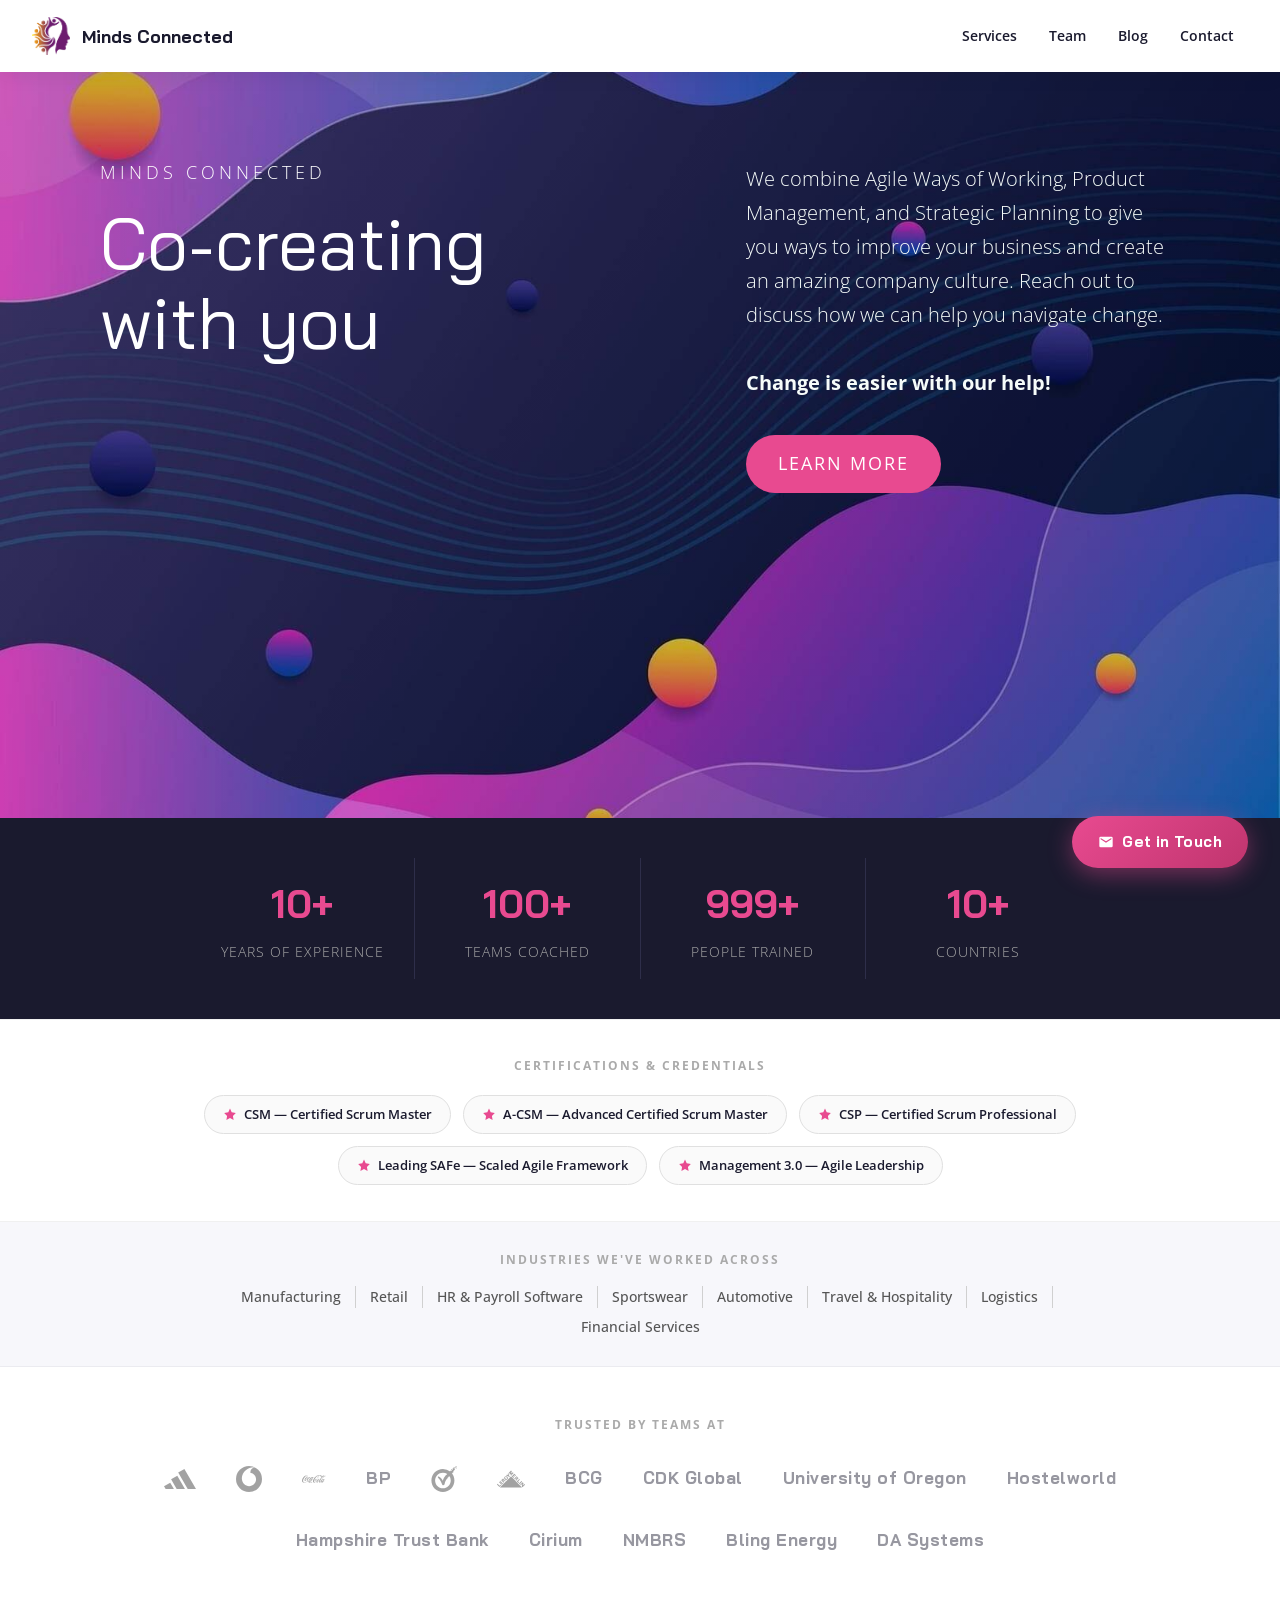
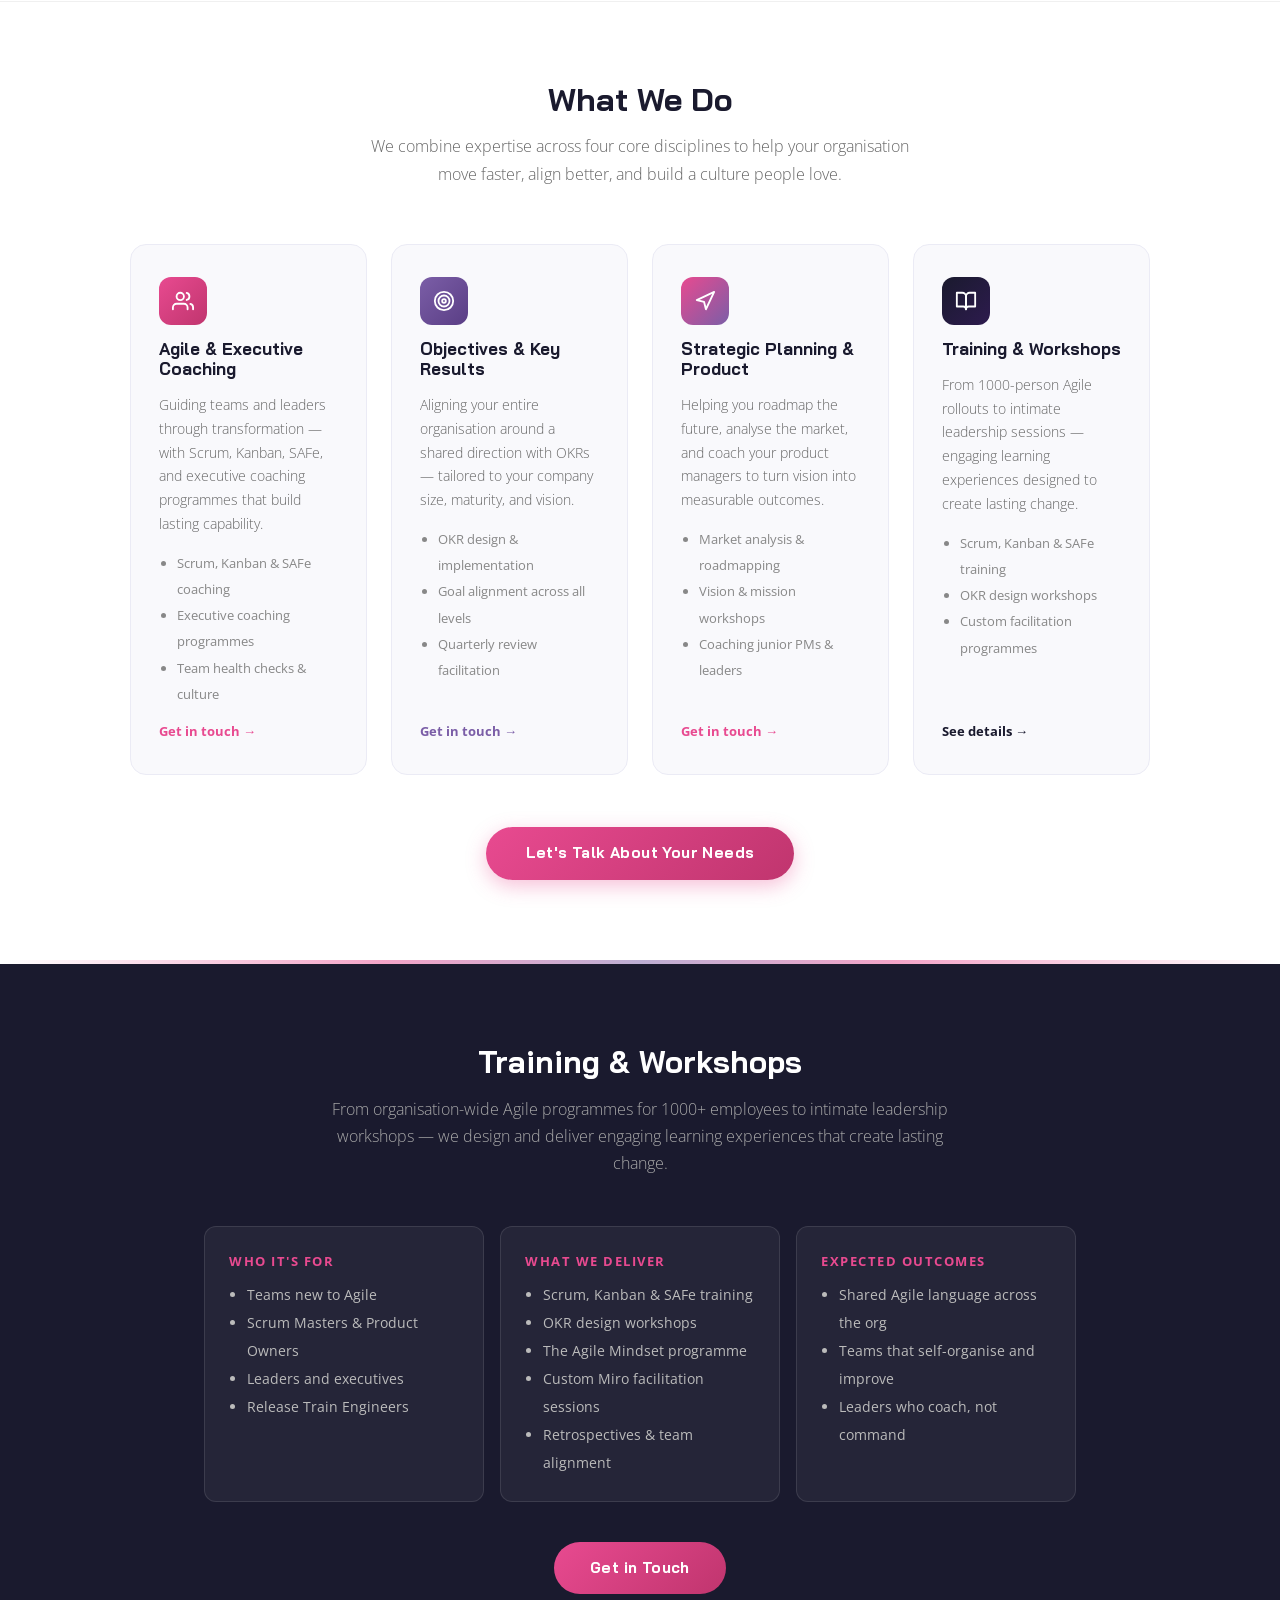
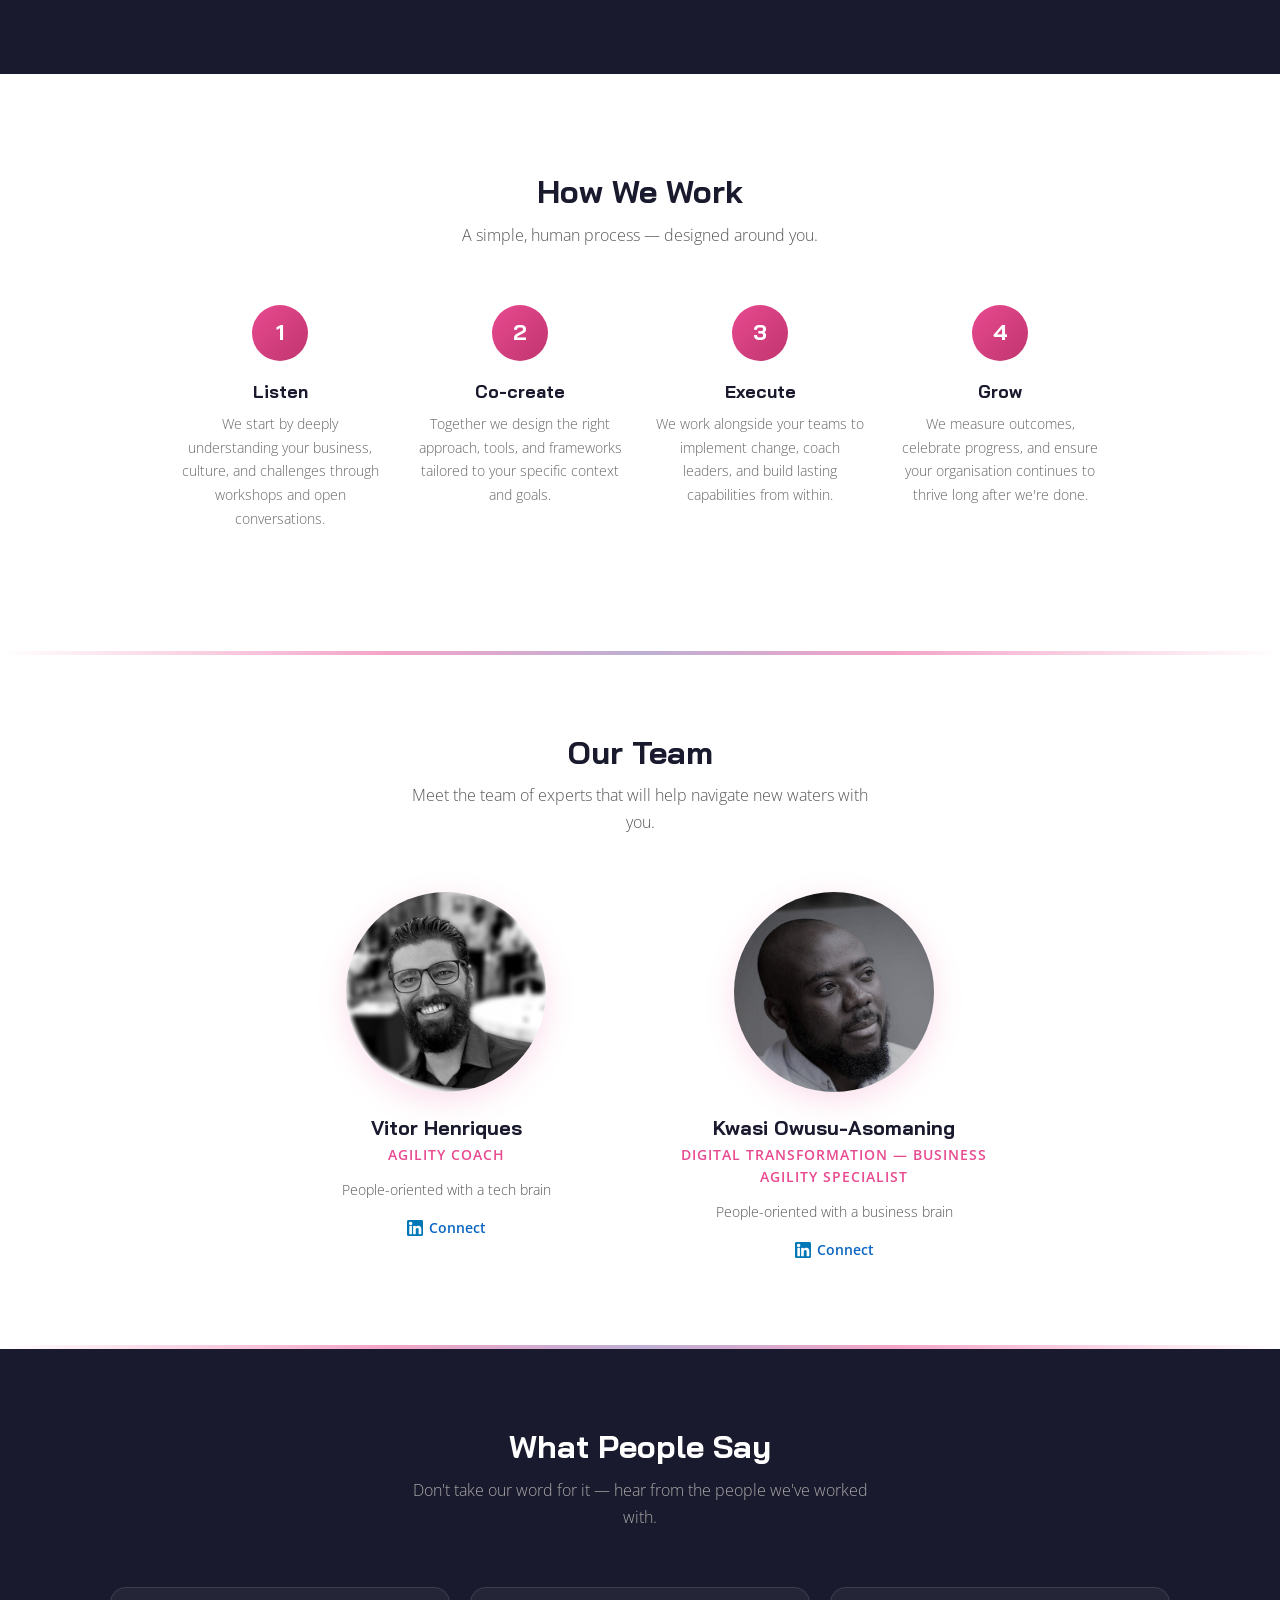
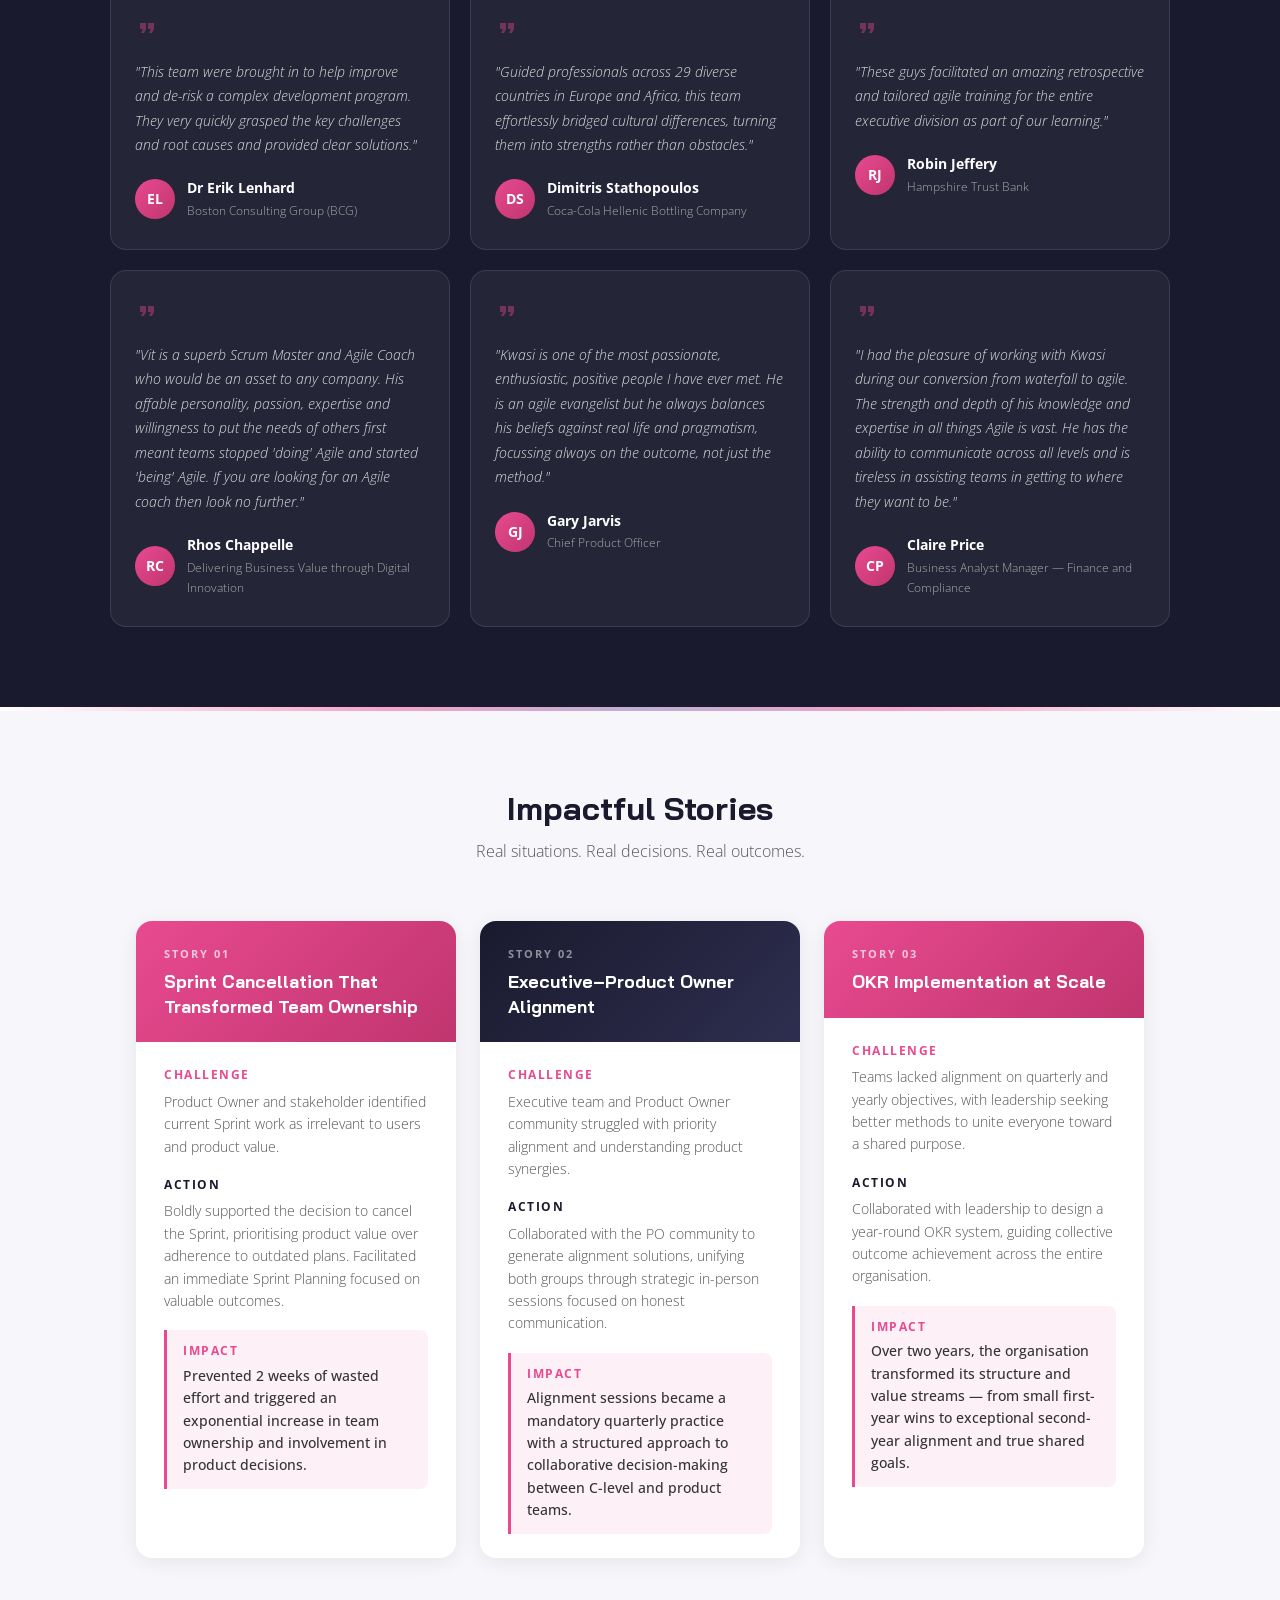
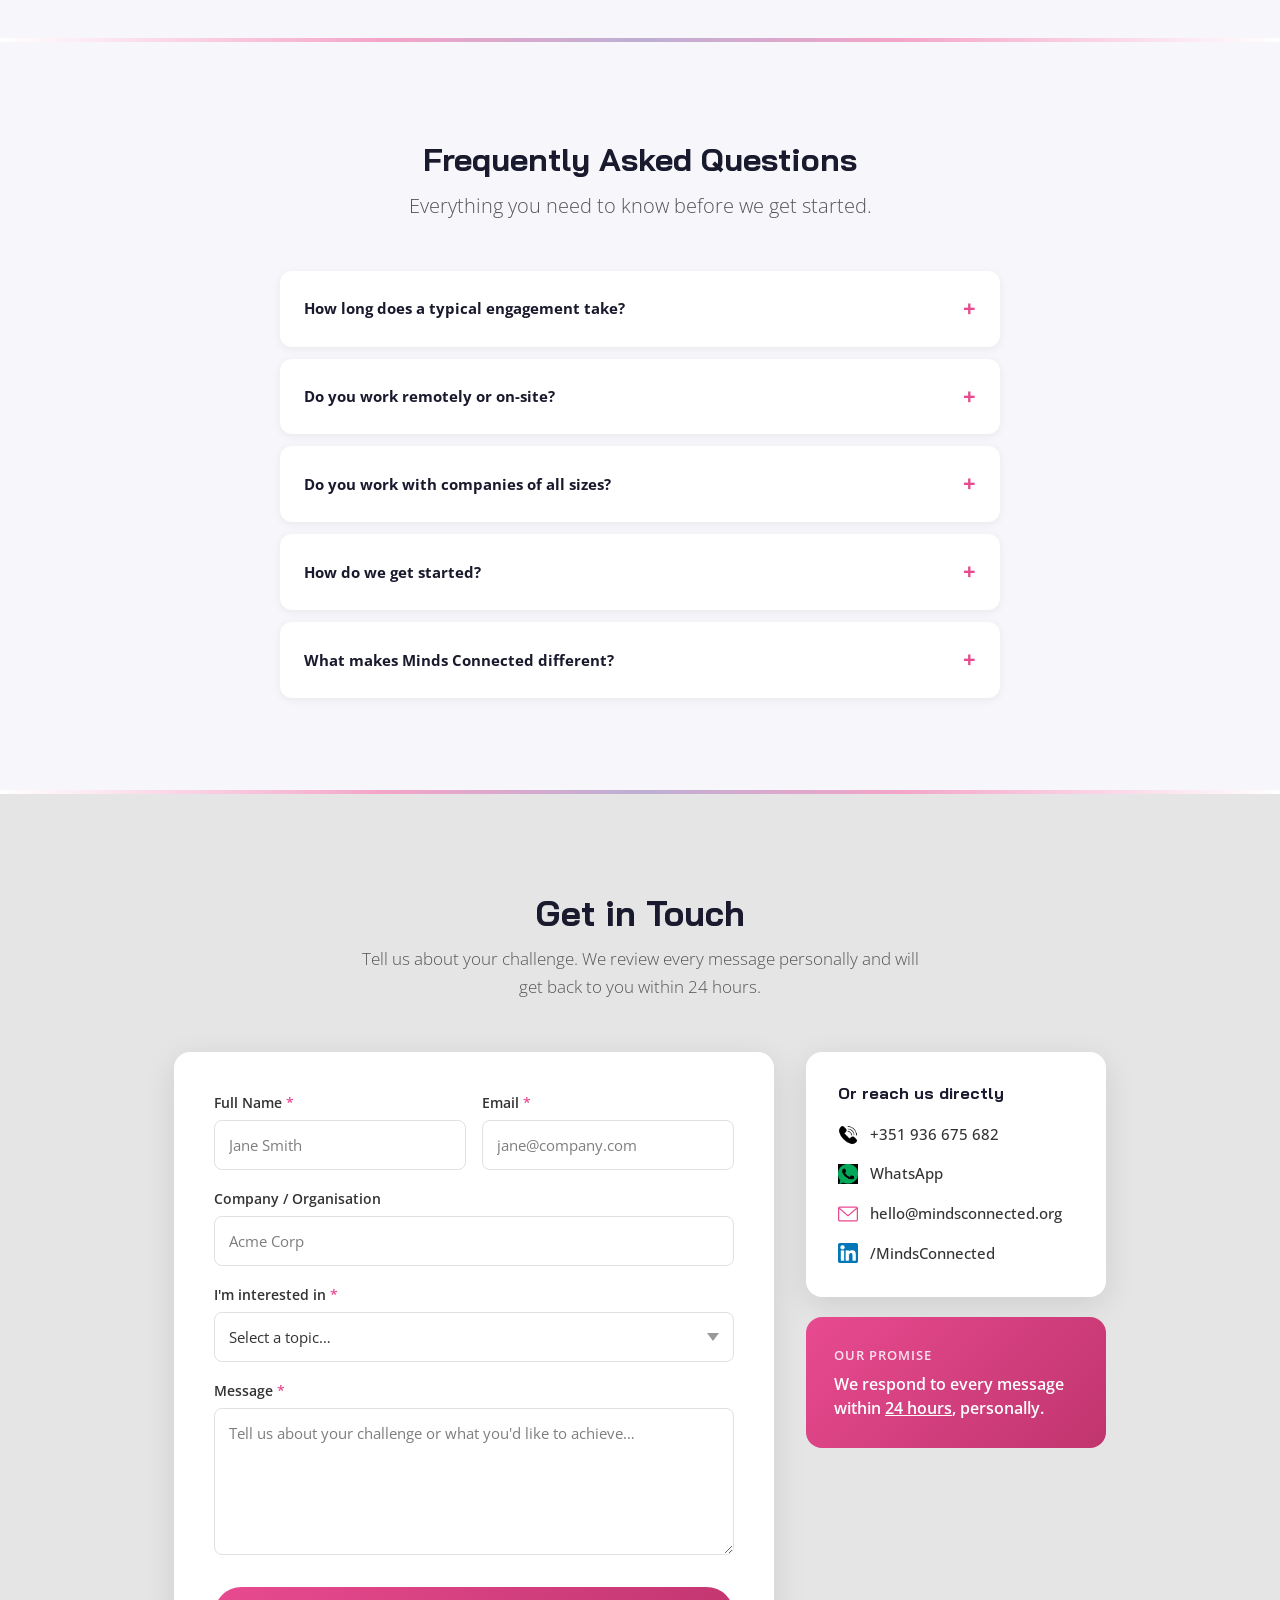
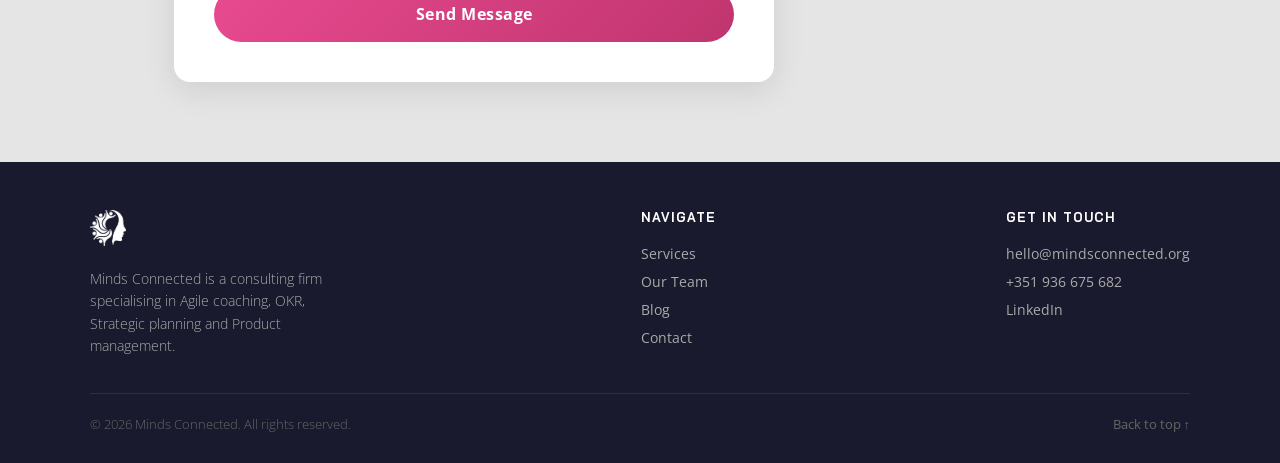
<file: index.html>
<!DOCTYPE html>
<html lang="en" style="font-size: 16px; scroll-behavior: smooth;">

<head>
	<meta name="viewport" content="width=device-width, initial-scale=1.0">
  <meta charset="utf-8">
  <meta name="keywords" content="agile coaching, executive coaching, OKR, objectives and key results, strategic planning, product management, business transformation, consulting">
  <meta name="description" content="Minds Connected is a boutique consulting firm specialising in Agile coaching, OKR implementation, strategic planning, and product management to help your business transform and grow.">
  <meta name="robots" content="index, follow">
  <meta name="page_type" content="np-template-header-footer-from-plugin">
  <title>Minds Connected | Agile Coaching, OKR & Strategic Planning</title>
  <link rel="stylesheet" href="css/nicepage.css">
  <link rel="stylesheet" href="css/Home-1.css">
  <link rel="stylesheet" href="css/mc-header.css">

  <script class="u-script" type="text/javascript" src="js/jquery-1.9.1.min.js" defer=""></script>
  <script class="u-script" type="text/javascript" src="js/nicepage.js" defer=""></script>
  <meta name="generator" content="Nicepage 4.8.2, nicepage.com">
  <link id="u-theme-google-font" rel="stylesheet"
    href="https://fonts.googleapis.com/css?family=Open+Sans:300,300i,400,400i,500,500i,600,600i,700,700i,800,800i|Bai+Jamjuree:200,200i,300,300i,400,400i,500,500i,600,600i,700,700i">
	<link rel="icon" type="image/png" href="images/default-logo.png">
  <link rel="canonical" href="https://www.mindsconnected.org/">









  <script type="application/ld+json">{
    "@context": "https://schema.org",
    "@type": "Organization",
    "name": "Minds Connected",
    "url": "https://www.mindsconnected.org/",
    "logo": "https://www.mindsconnected.org/images/default-logo.png",
    "description": "Minds Connected is a boutique consulting firm specialising in Agile coaching, OKR implementation, strategic planning, and product management to help your business transform and grow.",
    "email": "hello@mindsconnected.org",
    "sameAs": ["https://www.linkedin.com/company/mindsconnected/"],
    "knowsAbout": ["Agile Coaching", "OKR", "Objectives and Key Results", "Strategic Planning", "Product Management", "Executive Coaching", "Business Transformation"]
}</script>
  <meta name="theme-color" content="#e84a90">

  <!-- Scroll Animations -->
  <style>
    /* Prevent horizontal scroll on mobile */
    html, body {
      overflow-x: hidden;
      max-width: 100%;
    }
    .u-body > * {
      max-width: 100%;
    }

    .mc-reveal {
      opacity: 0;
      transform: translateY(32px);
      transition: opacity 0.7s cubic-bezier(0.22, 1, 0.36, 1), transform 0.7s cubic-bezier(0.22, 1, 0.36, 1);
    }
    .mc-reveal.mc-visible {
      opacity: 1;
      transform: translateY(0);
    }
    .mc-reveal-delay-1 { transition-delay: 0.1s; }
    .mc-reveal-delay-2 { transition-delay: 0.2s; }
    .mc-reveal-delay-3 { transition-delay: 0.3s; }
    .mc-reveal-delay-4 { transition-delay: 0.35s; }

    body { padding-top: 72px; }

    /* FAQ Animation */
    .mc-faq-list details summary span:last-child {
      transition: transform 0.3s ease;
      display: inline-block;
    }
    .mc-faq-list details[open] summary span:last-child {
      transform: rotate(45deg);
    }
    .mc-faq-list details p {
      overflow: hidden;
      animation: mc-faq-open 0.35s ease;
    }
    @keyframes mc-faq-open {
      from { opacity: 0; max-height: 0; margin-top: 0; }
      to { opacity: 1; max-height: 200px; margin-top: 14px; }
    }

    /* Gradient Separators */
    .mc-sep {
      height: 4px;
      background: linear-gradient(90deg, transparent, #e84a90 30%, #7b5ea7 50%, #e84a90 70%, transparent);
      border: none;
      margin: 0;
      opacity: 0.5;
    }

    /* Card Hover Effects */
    .mc-hover-lift {
      transition: transform 0.3s cubic-bezier(0.22, 1, 0.36, 1), box-shadow 0.3s cubic-bezier(0.22, 1, 0.36, 1);
    }
    .mc-hover-lift:hover {
      transform: translateY(-6px);
      box-shadow: 0 12px 36px rgba(0,0,0,0.12);
    }
  </style>
  <meta property="og:title" content="Minds Connected | Agile Coaching, OKR & Strategic Planning">
  <meta property="og:type" content="website">
  <meta property="og:site_name" content="Minds Connected">
  <meta property="og:description" content="Minds Connected is a boutique consulting firm specialising in Agile coaching, OKR implementation, strategic planning, and product management to help your business transform and grow.">
  <meta property="og:image" content="https://www.mindsconnected.org/images/ffff.jpg">
  <meta property="og:url" content="https://www.mindsconnected.org/">
  <meta name="twitter:card" content="summary_large_image">
  <meta name="twitter:title" content="Minds Connected | Agile Coaching, OKR & Strategic Planning">
  <meta name="twitter:description" content="Minds Connected is a boutique consulting firm specialising in Agile coaching, OKR implementation, strategic planning, and product management to help your business transform and grow.">
  <meta name="twitter:image" content="https://www.mindsconnected.org/images/ffff.jpg">
</head>

<body class="u-body u-xl-mode">
  <header class="mc-header">
    <a href="/" class="mc-logo">
      <img src="images/default-logo.png" alt="Minds Connected logo">
      <span>Minds Connected</span>
    </a>
    <nav class="mc-nav" id="mc-nav">
      <a href="/#services">Services</a>
      <a href="/#team">Team</a>
      <a href="/blog/">Blog</a>
      <a href="/#contact">Contact</a>
    </nav>
    <button class="mc-hamburger" id="mc-hamburger" aria-label="Open menu">
      <span></span><span></span><span></span>
    </button>
  </header>
  <main>
  <section class="u-clearfix u-image u-shading u-section-1" id="home">
    <div class="u-clearfix u-sheet u-valign-middle u-sheet-1">
      <div class="u-clearfix u-expanded-width u-gutter-0 u-layout-spacing-vertical u-layout-wrap u-layout-wrap-1">
        <div class="u-gutter-0 u-layout">
          <div class="u-layout-row">
            <div class="u-size-34-lg u-size-34-xl u-size-35-md u-size-35-sm u-size-35-xs">
              <div class="u-layout-col">
                <div class="u-container-style u-layout-cell u-left-cell u-size-30 u-layout-cell-1">
                  <div class="u-container-layout u-valign-top u-container-layout-1">
                    <h6 class="u-custom-font u-text u-text-body-alt-color u-text-font u-text-1">MINDS CONNECTED</h6>
                    <h1 class="u-custom-font u-text u-title u-text-2">Co-creating with you</h1>

                  </div>
                </div>

              </div>
            </div>
            <div class="u-size-25-md u-size-25-sm u-size-25-xs u-size-26-lg u-size-26-xl">
              <div class="u-layout-row">
                <div class="u-align-left u-container-style u-layout-cell u-right-cell u-size-60 u-layout-cell-3">
                  <div class="u-container-layout u-container-layout-3">
                    <p class="u-text u-text-palette-5-light-3 u-text-4">We combine Agile Ways of Working, Product
                      Management, and Strategic Planning to give you ways to improve your business and create an amazing company culture. Reach out to discuss how we can help you navigate change.<br>
                      <br><b>Change is easier with our help!</b>
                    </p>
                    <a href="#services"
                      class="u-border-none u-btn u-btn-round u-button-style u-color-scheme-summer-time u-color-style-multicolor-1 u-palette-1-base u-radius-50 u-btn-2">Learn
                      more</a>
                  </div>
                </div>
              </div>
            </div>
          </div>
        </div>
      </div>
    </div>
  </section>
  <!-- Stats Bar -->
  <section class="mc-reveal" style="background: #1a1a2e; padding: 40px 24px;">
    <div style="max-width: 900px; margin: 0 auto; display: flex; flex-wrap: wrap; justify-content: center; gap: 0;">
      <div style="flex: 1; min-width: 180px; text-align: center; padding: 16px 24px; border-right: 1px solid #2e2e4a;">
        <p data-mc-count="10" data-mc-suffix="+" style="margin: 0; font-family: 'Bai Jamjuree', sans-serif; font-size: 2.4rem; font-weight: 700; color: #e84a90;">10+</p>
        <p style="margin: 6px 0 0; font-size: 0.85rem; color: #aaa; text-transform: uppercase; letter-spacing: 1px;">Years of Experience</p>
      </div>
      <div style="flex: 1; min-width: 180px; text-align: center; padding: 16px 24px; border-right: 1px solid #2e2e4a;">
        <p data-mc-count="100" data-mc-suffix="+" style="margin: 0; font-family: 'Bai Jamjuree', sans-serif; font-size: 2.4rem; font-weight: 700; color: #e84a90;">100+</p>
        <p style="margin: 6px 0 0; font-size: 0.85rem; color: #aaa; text-transform: uppercase; letter-spacing: 1px;">Teams Coached</p>
      </div>
      <div style="flex: 1; min-width: 180px; text-align: center; padding: 16px 24px; border-right: 1px solid #2e2e4a;">
        <p data-mc-count="1000" data-mc-suffix="+" style="margin: 0; font-family: 'Bai Jamjuree', sans-serif; font-size: 2.4rem; font-weight: 700; color: #e84a90;">1000+</p>
        <p style="margin: 6px 0 0; font-size: 0.85rem; color: #aaa; text-transform: uppercase; letter-spacing: 1px;">People Trained</p>
      </div>
      <div style="flex: 1; min-width: 180px; text-align: center; padding: 16px 24px;">
        <p data-mc-count="10" data-mc-suffix="+" style="margin: 0; font-family: 'Bai Jamjuree', sans-serif; font-size: 2.4rem; font-weight: 700; color: #e84a90;">10+</p>
        <p style="margin: 6px 0 0; font-size: 0.85rem; color: #aaa; text-transform: uppercase; letter-spacing: 1px;">Countries</p>
      </div>
    </div>
  </section>

  <!-- Certifications Strip -->
  <section class="mc-reveal" style="background: #fff; padding: 36px 24px; border-top: 1px solid #f0f0f0; border-bottom: 1px solid #f0f0f0;">
    <div style="max-width: 900px; margin: 0 auto; text-align: center;">
      <p style="margin: 0 0 20px; font-size: 0.75rem; font-weight: 700; color: #aaa; text-transform: uppercase; letter-spacing: 2px;">Certifications &amp; Credentials</p>
      <div style="display: flex; flex-wrap: wrap; justify-content: center; align-items: center; gap: 12px;">
        <span style="display: inline-flex; align-items: center; gap: 7px; padding: 8px 18px; border: 1.5px solid #e0e0e0; border-radius: 50px; font-size: 0.82rem; font-weight: 600; color: #1a1a2e; background: #fafafa;">
          <svg viewBox="0 0 24 24" style="width:14px;height:14px;fill:#e84a90;flex-shrink:0;"><path d="M12 1l2.9 6.3L22 8.6l-5 4.9 1.2 6.9L12 17.3l-6.2 3.1L7 13.5 2 8.6l7.1-1.3z"/></svg>
          CSM — Certified Scrum Master
        </span>
        <span style="display: inline-flex; align-items: center; gap: 7px; padding: 8px 18px; border: 1.5px solid #e0e0e0; border-radius: 50px; font-size: 0.82rem; font-weight: 600; color: #1a1a2e; background: #fafafa;">
          <svg viewBox="0 0 24 24" style="width:14px;height:14px;fill:#e84a90;flex-shrink:0;"><path d="M12 1l2.9 6.3L22 8.6l-5 4.9 1.2 6.9L12 17.3l-6.2 3.1L7 13.5 2 8.6l7.1-1.3z"/></svg>
          A-CSM — Advanced Certified Scrum Master
        </span>
        <span style="display: inline-flex; align-items: center; gap: 7px; padding: 8px 18px; border: 1.5px solid #e0e0e0; border-radius: 50px; font-size: 0.82rem; font-weight: 600; color: #1a1a2e; background: #fafafa;">
          <svg viewBox="0 0 24 24" style="width:14px;height:14px;fill:#e84a90;flex-shrink:0;"><path d="M12 1l2.9 6.3L22 8.6l-5 4.9 1.2 6.9L12 17.3l-6.2 3.1L7 13.5 2 8.6l7.1-1.3z"/></svg>
          CSP — Certified Scrum Professional
        </span>
        <span style="display: inline-flex; align-items: center; gap: 7px; padding: 8px 18px; border: 1.5px solid #e0e0e0; border-radius: 50px; font-size: 0.82rem; font-weight: 600; color: #1a1a2e; background: #fafafa;">
          <svg viewBox="0 0 24 24" style="width:14px;height:14px;fill:#e84a90;flex-shrink:0;"><path d="M12 1l2.9 6.3L22 8.6l-5 4.9 1.2 6.9L12 17.3l-6.2 3.1L7 13.5 2 8.6l7.1-1.3z"/></svg>
          Leading SAFe — Scaled Agile Framework
        </span>
        <span style="display: inline-flex; align-items: center; gap: 7px; padding: 8px 18px; border: 1.5px solid #e0e0e0; border-radius: 50px; font-size: 0.82rem; font-weight: 600; color: #1a1a2e; background: #fafafa;">
          <svg viewBox="0 0 24 24" style="width:14px;height:14px;fill:#e84a90;flex-shrink:0;"><path d="M12 1l2.9 6.3L22 8.6l-5 4.9 1.2 6.9L12 17.3l-6.2 3.1L7 13.5 2 8.6l7.1-1.3z"/></svg>
          Management 3.0 — Agile Leadership
        </span>
      </div>
    </div>
  </section>

  <!-- Industries Strip -->
  <section class="mc-reveal" style="background: #f7f7fb; padding: 28px 24px; border-bottom: 1px solid #ebebf0;">
    <div style="max-width: 900px; margin: 0 auto; text-align: center;">
      <p style="margin: 0 0 16px; font-size: 0.75rem; font-weight: 700; color: #aaa; text-transform: uppercase; letter-spacing: 2px;">Industries we've worked across</p>
      <div style="display: flex; flex-wrap: wrap; justify-content: center; align-items: center; gap: 8px 0; color: #555; font-size: 0.875rem; font-weight: 500;">
        <span style="padding: 0 14px; border-right: 1px solid #d0d0d0;">Manufacturing</span>
        <span style="padding: 0 14px; border-right: 1px solid #d0d0d0;">Retail</span>
        <span style="padding: 0 14px; border-right: 1px solid #d0d0d0;">HR &amp; Payroll Software</span>
        <span style="padding: 0 14px; border-right: 1px solid #d0d0d0;">Sportswear</span>
        <span style="padding: 0 14px; border-right: 1px solid #d0d0d0;">Automotive</span>
        <span style="padding: 0 14px; border-right: 1px solid #d0d0d0;">Travel &amp; Hospitality</span>
        <span style="padding: 0 14px; border-right: 1px solid #d0d0d0;">Logistics</span>
        <span style="padding: 0 14px;">Financial Services</span>
      </div>
    </div>
  </section>

  <!-- Trusted By — Client Logos -->
  <section class="mc-reveal" style="background: #fff; padding: 48px 24px; border-bottom: 1px solid #f0f0f0;">
    <div style="max-width: 1100px; margin: 0 auto; text-align: center;">
      <p style="margin: 0 0 28px; font-size: 0.75rem; font-weight: 700; color: #aaa; text-transform: uppercase; letter-spacing: 2px;">Trusted by teams at</p>
      <style>
        .mc-logo-strip { display: flex; flex-wrap: wrap; justify-content: center; align-items: center; gap: 32px 40px; }
        .mc-logo-strip .mc-logo-item { display: flex; align-items: center; justify-content: center; opacity: 0.45; transition: opacity 0.3s; }
        .mc-logo-strip .mc-logo-item:hover { opacity: 0.85; }
        .mc-logo-strip .mc-logo-item img { height: 28px; width: auto; }
        .mc-logo-strip .mc-logo-text { font-family: 'Bai Jamjuree', sans-serif; font-size: 1.05rem; font-weight: 700; color: #1a1a2e; letter-spacing: 0.5px; white-space: nowrap; }
      </style>
      <div class="mc-logo-strip">
        <div class="mc-logo-item"><img src="images/logos/adidas.svg" alt="Adidas" style="height: 32px;"></div>
        <div class="mc-logo-item"><img src="images/logos/vodafone.svg" alt="Vodafone" style="height: 26px;"></div>
        <div class="mc-logo-item"><img src="images/logos/cocacola.svg" alt="Coca-Cola" style="height: 24px;"></div>
        <div class="mc-logo-item"><span class="mc-logo-text">BP</span></div>
        <div class="mc-logo-item"><img src="images/logos/symantec.svg" alt="Symantec" style="height: 26px;"></div>
        <div class="mc-logo-item"><img src="images/logos/leroymerlin.svg" alt="Leroy Merlin" style="height: 28px;"></div>
        <div class="mc-logo-item"><span class="mc-logo-text">BCG</span></div>
        <div class="mc-logo-item"><span class="mc-logo-text">CDK Global</span></div>
        <div class="mc-logo-item"><span class="mc-logo-text">University of Oregon</span></div>
        <div class="mc-logo-item"><span class="mc-logo-text">Hostelworld</span></div>
        <div class="mc-logo-item"><span class="mc-logo-text">Hampshire Trust Bank</span></div>
        <div class="mc-logo-item"><span class="mc-logo-text">Cirium</span></div>
        <div class="mc-logo-item"><span class="mc-logo-text">NMBRS</span></div>
        <div class="mc-logo-item"><span class="mc-logo-text">Bling Energy</span></div>
        <div class="mc-logo-item"><span class="mc-logo-text">DA Systems</span></div>
      </div>
    </div>
  </section>

  <!-- Services Overview -->
  <section id="services" style="background: #fff; padding: 80px 24px;">
    <div style="max-width: 1020px; margin: 0 auto;">

      <div class="mc-reveal" style="text-align: center; margin-bottom: 56px;">
        <h2 style="font-family: 'Bai Jamjuree', sans-serif; font-size: 2rem; font-weight: 700; color: #1a1a2e; margin: 0 0 14px;">What We Do</h2>
        <p style="color: #666; font-size: 1rem; max-width: 540px; margin: 0 auto; line-height: 1.75;">We combine expertise across four core disciplines to help your organisation move faster, align better, and build a culture people love.</p>
      </div>

      <div style="display: grid; grid-template-columns: repeat(auto-fill, minmax(220px, 1fr)); gap: 24px;">

        <!-- Agile & Executive Coaching -->
        <div class="mc-reveal mc-reveal-delay-1" style="background: #f9f9fc; border-radius: 16px; padding: 32px 28px; display: flex; flex-direction: column; gap: 14px; border: 1px solid #ebebf5; transition: transform 0.3s, box-shadow 0.3s;" onmouseover="this.style.transform='translateY(-6px)';this.style.boxShadow='0 12px 36px rgba(0,0,0,0.10)'" onmouseout="this.style.transform='';this.style.boxShadow=''">
          <div style="width: 48px; height: 48px; border-radius: 12px; background: linear-gradient(135deg, #e84a90, #c0356e); display: flex; align-items: center; justify-content: center; flex-shrink: 0;">
            <svg viewBox="0 0 24 24" style="width:22px;height:22px;fill:none;stroke:#fff;stroke-width:2;stroke-linecap:round;stroke-linejoin:round;">
              <path d="M17 21v-2a4 4 0 00-4-4H5a4 4 0 00-4 4v2"/><circle cx="9" cy="7" r="4"/><path d="M23 21v-2a4 4 0 00-3-3.87M16 3.13a4 4 0 010 7.75"/>
            </svg>
          </div>
          <h3 style="font-family: 'Bai Jamjuree', sans-serif; font-size: 1.05rem; font-weight: 700; color: #1a1a2e; margin: 0;">Agile &amp; Executive Coaching</h3>
          <p style="font-size: 0.875rem; color: #666; line-height: 1.7; margin: 0;">Guiding teams and leaders through transformation — with Scrum, Kanban, SAFe, and executive coaching programmes that build lasting capability.</p>
          <ul style="margin: 0; padding-left: 18px; color: #888; font-size: 0.82rem; line-height: 2;">
            <li>Scrum, Kanban &amp; SAFe coaching</li>
            <li>Executive coaching programmes</li>
            <li>Team health checks &amp; culture</li>
          </ul>
          <a href="#contact" style="margin-top: auto; font-size: 0.82rem; font-weight: 700; color: #e84a90; text-decoration: none;">Get in touch &rarr;</a>
        </div>

        <!-- OKR -->
        <div class="mc-reveal mc-reveal-delay-2" style="background: #f9f9fc; border-radius: 16px; padding: 32px 28px; display: flex; flex-direction: column; gap: 14px; border: 1px solid #ebebf5; transition: transform 0.3s, box-shadow 0.3s;" onmouseover="this.style.transform='translateY(-6px)';this.style.boxShadow='0 12px 36px rgba(0,0,0,0.10)'" onmouseout="this.style.transform='';this.style.boxShadow=''">
          <div style="width: 48px; height: 48px; border-radius: 12px; background: linear-gradient(135deg, #7b5ea7, #5a3e85); display: flex; align-items: center; justify-content: center; flex-shrink: 0;">
            <svg viewBox="0 0 24 24" style="width:22px;height:22px;fill:none;stroke:#fff;stroke-width:2;stroke-linecap:round;stroke-linejoin:round;">
              <circle cx="12" cy="12" r="10"/><circle cx="12" cy="12" r="6"/><circle cx="12" cy="12" r="2"/>
            </svg>
          </div>
          <h3 style="font-family: 'Bai Jamjuree', sans-serif; font-size: 1.05rem; font-weight: 700; color: #1a1a2e; margin: 0;">Objectives &amp; Key Results</h3>
          <p style="font-size: 0.875rem; color: #666; line-height: 1.7; margin: 0;">Aligning your entire organisation around a shared direction with OKRs — tailored to your company size, maturity, and vision.</p>
          <ul style="margin: 0; padding-left: 18px; color: #888; font-size: 0.82rem; line-height: 2;">
            <li>OKR design &amp; implementation</li>
            <li>Goal alignment across all levels</li>
            <li>Quarterly review facilitation</li>
          </ul>
          <a href="#contact" style="margin-top: auto; font-size: 0.82rem; font-weight: 700; color: #7b5ea7; text-decoration: none;">Get in touch &rarr;</a>
        </div>

        <!-- Strategic Planning & Product Management -->
        <div class="mc-reveal mc-reveal-delay-3" style="background: #f9f9fc; border-radius: 16px; padding: 32px 28px; display: flex; flex-direction: column; gap: 14px; border: 1px solid #ebebf5; transition: transform 0.3s, box-shadow 0.3s;" onmouseover="this.style.transform='translateY(-6px)';this.style.boxShadow='0 12px 36px rgba(0,0,0,0.10)'" onmouseout="this.style.transform='';this.style.boxShadow=''">
          <div style="width: 48px; height: 48px; border-radius: 12px; background: linear-gradient(135deg, #e84a90, #7b5ea7); display: flex; align-items: center; justify-content: center; flex-shrink: 0;">
            <svg viewBox="0 0 24 24" style="width:22px;height:22px;fill:none;stroke:#fff;stroke-width:2;stroke-linecap:round;stroke-linejoin:round;">
              <polygon points="3 11 22 2 13 21 11 13 3 11"/>
            </svg>
          </div>
          <h3 style="font-family: 'Bai Jamjuree', sans-serif; font-size: 1.05rem; font-weight: 700; color: #1a1a2e; margin: 0;">Strategic Planning &amp; Product</h3>
          <p style="font-size: 0.875rem; color: #666; line-height: 1.7; margin: 0;">Helping you roadmap the future, analyse the market, and coach your product managers to turn vision into measurable outcomes.</p>
          <ul style="margin: 0; padding-left: 18px; color: #888; font-size: 0.82rem; line-height: 2;">
            <li>Market analysis &amp; roadmapping</li>
            <li>Vision &amp; mission workshops</li>
            <li>Coaching junior PMs &amp; leaders</li>
          </ul>
          <a href="#contact" style="margin-top: auto; font-size: 0.82rem; font-weight: 700; color: #e84a90; text-decoration: none;">Get in touch &rarr;</a>
        </div>

        <!-- Training & Workshops -->
        <div class="mc-reveal mc-reveal-delay-4" style="background: #f9f9fc; border-radius: 16px; padding: 32px 28px; display: flex; flex-direction: column; gap: 14px; border: 1px solid #ebebf5; transition: transform 0.3s, box-shadow 0.3s;" onmouseover="this.style.transform='translateY(-6px)';this.style.boxShadow='0 12px 36px rgba(0,0,0,0.10)'" onmouseout="this.style.transform='';this.style.boxShadow=''">
          <div style="width: 48px; height: 48px; border-radius: 12px; background: linear-gradient(135deg, #1a1a2e, #2d1b4e); display: flex; align-items: center; justify-content: center; flex-shrink: 0;">
            <svg viewBox="0 0 24 24" style="width:22px;height:22px;fill:none;stroke:#fff;stroke-width:2;stroke-linecap:round;stroke-linejoin:round;">
              <path d="M2 3h6a4 4 0 014 4v14a3 3 0 00-3-3H2z"/><path d="M22 3h-6a4 4 0 00-4 4v14a3 3 0 013-3h7z"/>
            </svg>
          </div>
          <h3 style="font-family: 'Bai Jamjuree', sans-serif; font-size: 1.05rem; font-weight: 700; color: #1a1a2e; margin: 0;">Training &amp; Workshops</h3>
          <p style="font-size: 0.875rem; color: #666; line-height: 1.7; margin: 0;">From 1000-person Agile rollouts to intimate leadership sessions — engaging learning experiences designed to create lasting change.</p>
          <ul style="margin: 0; padding-left: 18px; color: #888; font-size: 0.82rem; line-height: 2;">
            <li>Scrum, Kanban &amp; SAFe training</li>
            <li>OKR design workshops</li>
            <li>Custom facilitation programmes</li>
          </ul>
          <a href="#training-workshops" style="margin-top: auto; font-size: 0.82rem; font-weight: 700; color: #1a1a2e; text-decoration: none;">See details &rarr;</a>
        </div>

      </div>

      <div class="mc-reveal" style="text-align: center; margin-top: 52px;">
        <a href="#contact" style="display: inline-block; padding: 14px 40px; background: linear-gradient(135deg, #e84a90, #c0356e); color: #fff; border-radius: 50px; text-decoration: none; font-family: 'Bai Jamjuree', sans-serif; font-size: 0.95rem; font-weight: 700; letter-spacing: 0.4px; box-shadow: 0 6px 20px rgba(232,74,144,0.35); transition: transform 0.2s;" onmouseover="this.style.transform='scale(1.04)'" onmouseout="this.style.transform=''">Let's Talk About Your Needs</a>
      </div>

    </div>
  </section>

  <div class="mc-sep"></div>

  <!-- Training & Workshops Service -->
  <section style="background: #1a1a2e; padding: 80px 24px;" id="training-workshops">
    <div style="max-width: 960px; margin: 0 auto;">
      <div style="text-align: center; margin-bottom: 48px;">
        <h3 style="font-family: 'Bai Jamjuree', sans-serif; font-size: 1.9rem; font-weight: 700; color: #fff; margin: 0 0 16px;">Training &amp; Workshops</h3>
        <p style="color: #aaa; font-size: 1rem; max-width: 620px; margin: 0 auto; line-height: 1.7;">From organisation-wide Agile programmes for 1000+ employees to intimate leadership workshops — we design and deliver engaging learning experiences that create lasting change.</p>
      </div>
      <div style="display: flex; flex-wrap: wrap; gap: 16px; justify-content: center; margin-bottom: 40px;">
        <div class="mc-reveal mc-reveal-delay-1" style="flex: 1; min-width: 220px; max-width: 280px; background: rgba(255,255,255,0.05); border: 1px solid rgba(255,255,255,0.1); border-radius: 12px; padding: 24px; transition: transform 0.3s, background 0.3s;" onmouseover="this.style.transform='translateY(-6px)'; this.style.background='rgba(255,255,255,0.09)'" onmouseout="this.style.transform=''; this.style.background=''">
          <p style="margin: 0 0 10px; font-weight: 700; color: #e84a90; font-size: 0.8rem; text-transform: uppercase; letter-spacing: 1.5px;">Who it's for</p>
          <ul style="margin: 0; padding-left: 18px; color: #bbb; font-size: 0.875rem; line-height: 2;">
            <li>Teams new to Agile</li>
            <li>Scrum Masters &amp; Product Owners</li>
            <li>Leaders and executives</li>
            <li>Release Train Engineers</li>
          </ul>
        </div>
        <div class="mc-reveal mc-reveal-delay-2" style="flex: 1; min-width: 220px; max-width: 280px; background: rgba(255,255,255,0.05); border: 1px solid rgba(255,255,255,0.1); border-radius: 12px; padding: 24px; transition: transform 0.3s, background 0.3s;" onmouseover="this.style.transform='translateY(-6px)'; this.style.background='rgba(255,255,255,0.09)'" onmouseout="this.style.transform=''; this.style.background=''">
          <p style="margin: 0 0 10px; font-weight: 700; color: #e84a90; font-size: 0.8rem; text-transform: uppercase; letter-spacing: 1.5px;">What we deliver</p>
          <ul style="margin: 0; padding-left: 18px; color: #bbb; font-size: 0.875rem; line-height: 2;">
            <li>Scrum, Kanban &amp; SAFe training</li>
            <li>OKR design workshops</li>
            <li>The Agile Mindset programme</li>
            <li>Custom Miro facilitation sessions</li>
            <li>Retrospectives &amp; team alignment</li>
          </ul>
        </div>
        <div class="mc-reveal mc-reveal-delay-3" style="flex: 1; min-width: 220px; max-width: 280px; background: rgba(255,255,255,0.05); border: 1px solid rgba(255,255,255,0.1); border-radius: 12px; padding: 24px; transition: transform 0.3s, background 0.3s;" onmouseover="this.style.transform='translateY(-6px)'; this.style.background='rgba(255,255,255,0.09)'" onmouseout="this.style.transform=''; this.style.background=''">
          <p style="margin: 0 0 10px; font-weight: 700; color: #e84a90; font-size: 0.8rem; text-transform: uppercase; letter-spacing: 1.5px;">Expected outcomes</p>
          <ul style="margin: 0; padding-left: 18px; color: #bbb; font-size: 0.875rem; line-height: 2;">
            <li>Shared Agile language across the org</li>
            <li>Teams that self-organise and improve</li>
            <li>Leaders who coach, not command</li>
          </ul>
        </div>
      </div>
      <div style="text-align: center;">
        <a href="#contact" style="display: inline-block; padding: 14px 36px; background: linear-gradient(135deg, #e84a90, #c0356e); color: #fff; border-radius: 50px; text-decoration: none; font-family: 'Bai Jamjuree', sans-serif; font-size: 0.95rem; font-weight: 700; letter-spacing: 0.4px;">Get in Touch</a>
      </div>
    </div>
  </section>

  <!-- How We Work -->
  <section style="background: #fff; padding: 80px 24px;">
    <div style="max-width: 1000px; margin: 0 auto; text-align: center;">
      <h2 style="font-family: 'Bai Jamjuree', sans-serif; font-size: 2rem; font-weight: 700; color: #1a1a2e; margin-bottom: 12px;">How We Work</h2>
      <p style="color: #555; font-size: 1rem; max-width: 520px; margin: 0 auto 56px; line-height: 1.7;">A simple, human process — designed around you.</p>
      <div style="display: flex; flex-wrap: wrap; gap: 0; justify-content: center; position: relative;">
        <div class="mc-reveal mc-reveal-delay-1" style="flex: 1; min-width: 200px; max-width: 240px; padding: 0 16px 40px; position: relative;">
          <div style="width: 56px; height: 56px; border-radius: 50%; background: linear-gradient(135deg, #e84a90, #c0356e); color: #fff; font-family: 'Bai Jamjuree', sans-serif; font-size: 1.4rem; font-weight: 700; display: flex; align-items: center; justify-content: center; margin: 0 auto 20px;">1</div>
          <h4 style="font-family: 'Bai Jamjuree', sans-serif; font-size: 1.1rem; font-weight: 700; color: #1a1a2e; margin: 0 0 10px;">Listen</h4>
          <p style="color: #666; font-size: 0.875rem; line-height: 1.7; margin: 0;">We start by deeply understanding your business, culture, and challenges through workshops and open conversations.</p>
        </div>
        <div class="mc-reveal mc-reveal-delay-2" style="flex: 1; min-width: 200px; max-width: 240px; padding: 0 16px 40px;">
          <div style="width: 56px; height: 56px; border-radius: 50%; background: linear-gradient(135deg, #e84a90, #c0356e); color: #fff; font-family: 'Bai Jamjuree', sans-serif; font-size: 1.4rem; font-weight: 700; display: flex; align-items: center; justify-content: center; margin: 0 auto 20px;">2</div>
          <h4 style="font-family: 'Bai Jamjuree', sans-serif; font-size: 1.1rem; font-weight: 700; color: #1a1a2e; margin: 0 0 10px;">Co-create</h4>
          <p style="color: #666; font-size: 0.875rem; line-height: 1.7; margin: 0;">Together we design the right approach, tools, and frameworks tailored to your specific context and goals.</p>
        </div>
        <div class="mc-reveal mc-reveal-delay-3" style="flex: 1; min-width: 200px; max-width: 240px; padding: 0 16px 40px;">
          <div style="width: 56px; height: 56px; border-radius: 50%; background: linear-gradient(135deg, #e84a90, #c0356e); color: #fff; font-family: 'Bai Jamjuree', sans-serif; font-size: 1.4rem; font-weight: 700; display: flex; align-items: center; justify-content: center; margin: 0 auto 20px;">3</div>
          <h4 style="font-family: 'Bai Jamjuree', sans-serif; font-size: 1.1rem; font-weight: 700; color: #1a1a2e; margin: 0 0 10px;">Execute</h4>
          <p style="color: #666; font-size: 0.875rem; line-height: 1.7; margin: 0;">We work alongside your teams to implement change, coach leaders, and build lasting capabilities from within.</p>
        </div>
        <div class="mc-reveal mc-reveal-delay-4" style="flex: 1; min-width: 200px; max-width: 240px; padding: 0 16px 40px;">
          <div style="width: 56px; height: 56px; border-radius: 50%; background: linear-gradient(135deg, #e84a90, #c0356e); color: #fff; font-family: 'Bai Jamjuree', sans-serif; font-size: 1.4rem; font-weight: 700; display: flex; align-items: center; justify-content: center; margin: 0 auto 20px;">4</div>
          <h4 style="font-family: 'Bai Jamjuree', sans-serif; font-size: 1.1rem; font-weight: 700; color: #1a1a2e; margin: 0 0 10px;">Grow</h4>
          <p style="color: #666; font-size: 0.875rem; line-height: 1.7; margin: 0;">We measure outcomes, celebrate progress, and ensure your organisation continues to thrive long after we're done.</p>
        </div>
      </div>
    </div>
  </section>

  <div class="mc-sep"></div>

  <section style="background: #fff; padding: 80px 24px;" id="team">
    <div style="max-width: 900px; margin: 0 auto; text-align: center;">
      <h2 class="mc-reveal" style="font-family: 'Bai Jamjuree', sans-serif; font-size: 2rem; font-weight: 700; color: #1a1a2e; margin: 0 0 12px;">Our Team</h2>
      <p class="mc-reveal" style="color: #555; font-size: 1rem; max-width: 480px; margin: 0 auto 56px; line-height: 1.7;">Meet the team of experts that will help navigate new waters with you.</p>

      <div style="display: flex; flex-wrap: wrap; gap: 48px; justify-content: center;">

        <!-- Vitor -->
        <div class="mc-reveal mc-reveal-delay-1" style="flex: 1; min-width: 260px; max-width: 340px; text-align: center;">
          <a href="https://www.linkedin.com/in/vit-hen/" target="_blank" rel="noopener noreferrer" style="display: block; text-decoration: none;">
            <div style="width: 200px; height: 200px; border-radius: 50%; overflow: hidden; margin: 0 auto 24px; box-shadow: 0 8px 30px rgba(232,74,144,0.18); transition: transform 0.3s, box-shadow 0.3s;"
              onmouseover="this.style.transform='scale(1.05)'; this.style.boxShadow='0 12px 40px rgba(232,74,144,0.28)'"
              onmouseout="this.style.transform='scale(1)'; this.style.boxShadow='0 8px 30px rgba(232,74,144,0.18)'">
              <img src="images/vitor2.png" alt="Vitor Henriques" loading="lazy" style="width: 100%; height: 100%; object-fit: cover; object-position: top;">
            </div>
          </a>
          <h3 style="font-family: 'Bai Jamjuree', sans-serif; font-size: 1.25rem; font-weight: 700; color: #1a1a2e; margin: 0 0 4px;">Vitor Henriques</h3>
          <p style="margin: 0 0 12px; font-size: 0.85rem; font-weight: 600; color: #e84a90; text-transform: uppercase; letter-spacing: 1px;">Agility Coach</p>
          <p style="margin: 0 0 16px; font-size: 0.9rem; color: #555; line-height: 1.6;">People-oriented with a tech brain</p>
          <a href="https://www.linkedin.com/in/vit-hen/" target="_blank" rel="noopener noreferrer" style="display: inline-flex; align-items: center; gap: 6px; font-size: 0.85rem; color: #0a66c2; text-decoration: none; font-weight: 600; transition: opacity 0.2s;"
            onmouseover="this.style.opacity='0.7'" onmouseout="this.style.opacity='1'">
            <img src="images/linkedinlogo_blue.png" width="16" height="16" alt="LinkedIn"> Connect
          </a>
        </div>

        <!-- Kwasi -->
        <div class="mc-reveal mc-reveal-delay-2" style="flex: 1; min-width: 260px; max-width: 340px; text-align: center;">
          <a href="https://www.linkedin.com/in/kwasiowusuasomaning/" target="_blank" rel="noopener noreferrer" style="display: block; text-decoration: none;">
            <div style="width: 200px; height: 200px; border-radius: 50%; overflow: hidden; margin: 0 auto 24px; box-shadow: 0 8px 30px rgba(232,74,144,0.18); transition: transform 0.3s, box-shadow 0.3s;"
              onmouseover="this.style.transform='scale(1.05)'; this.style.boxShadow='0 12px 40px rgba(232,74,144,0.28)'"
              onmouseout="this.style.transform='scale(1)'; this.style.boxShadow='0 8px 30px rgba(232,74,144,0.18)'">
              <img src="images/kwasi.jpg" alt="Kwasi Owusu-Asomaning" loading="lazy" style="width: 100%; height: 100%; object-fit: cover; object-position: top;">
            </div>
          </a>
          <h3 style="font-family: 'Bai Jamjuree', sans-serif; font-size: 1.25rem; font-weight: 700; color: #1a1a2e; margin: 0 0 4px;">Kwasi Owusu-Asomaning</h3>
          <p style="margin: 0 0 12px; font-size: 0.85rem; font-weight: 600; color: #e84a90; text-transform: uppercase; letter-spacing: 1px;">Digital Transformation &mdash; Business Agility Specialist</p>
          <p style="margin: 0 0 16px; font-size: 0.9rem; color: #555; line-height: 1.6;">People-oriented with a business brain</p>
          <a href="https://www.linkedin.com/in/kwasiowusuasomaning/" target="_blank" rel="noopener noreferrer" style="display: inline-flex; align-items: center; gap: 6px; font-size: 0.85rem; color: #0a66c2; text-decoration: none; font-weight: 600; transition: opacity 0.2s;"
            onmouseover="this.style.opacity='0.7'" onmouseout="this.style.opacity='1'">
            <img src="images/linkedinlogo_blue.png" width="16" height="16" alt="LinkedIn"> Connect
          </a>
        </div>

      </div>
    </div>
  </section>

  <div class="mc-sep"></div>

  <!-- Testimonials -->
  <section style="background: #1a1a2e; padding: 80px 24px;">
    <div style="max-width: 1100px; margin: 0 auto;">
      <div class="mc-reveal" style="text-align: center; margin-bottom: 56px;">
        <h2 style="font-family: 'Bai Jamjuree', sans-serif; font-size: 2rem; font-weight: 700; color: #fff; margin: 0 0 12px;">What People Say</h2>
        <p style="color: #aaa; font-size: 1rem; max-width: 480px; margin: 0 auto; line-height: 1.7;">Don't take our word for it — hear from the people we've worked with.</p>
      </div>

      <div style="display: flex; flex-wrap: wrap; gap: 20px; justify-content: center;">

        <!-- Testimonial 1 — Team -->
        <div class="mc-reveal mc-reveal-delay-1" style="flex: 1; min-width: 300px; max-width: 340px; background: rgba(255,255,255,0.05); border: 1px solid rgba(255,255,255,0.1); border-radius: 16px; padding: 28px 24px; position: relative; transition: transform 0.3s, box-shadow 0.3s, background 0.3s;" onmouseover="this.style.transform='translateY(-6px)'; this.style.background='rgba(255,255,255,0.09)'" onmouseout="this.style.transform=''; this.style.background=''">
          <svg viewBox="0 0 24 24" style="width: 24px; height: 24px; fill: #e84a90; opacity: 0.4; margin-bottom: 12px;"><path d="M6 17h3l2-4V7H5v6h3zm8 0h3l2-4V7h-6v6h3z"/></svg>
          <p style="margin: 0 0 20px; color: #ddd; font-size: 0.9rem; line-height: 1.7; font-style: italic;">"This team were brought in to help improve and de-risk a complex development program. They very quickly grasped the key challenges and root causes and provided clear solutions."</p>
          <div style="display: flex; align-items: center; gap: 12px;">
            <div style="width: 40px; height: 40px; border-radius: 50%; background: linear-gradient(135deg, #e84a90, #c0356e); display: flex; align-items: center; justify-content: center; color: #fff; font-weight: 700; font-size: 0.85rem; flex-shrink: 0;">EL</div>
            <div>
              <p style="margin: 0; font-weight: 700; color: #fff; font-size: 0.85rem;">Dr Erik Lenhard</p>
              <p style="margin: 2px 0 0; color: #aaa; font-size: 0.78rem;">Boston Consulting Group (BCG)</p>
            </div>
          </div>
        </div>

        <!-- Testimonial 2 — Team -->
        <div class="mc-reveal mc-reveal-delay-2" style="flex: 1; min-width: 300px; max-width: 340px; background: rgba(255,255,255,0.05); border: 1px solid rgba(255,255,255,0.1); border-radius: 16px; padding: 28px 24px; position: relative; transition: transform 0.3s, box-shadow 0.3s, background 0.3s;" onmouseover="this.style.transform='translateY(-6px)'; this.style.background='rgba(255,255,255,0.09)'" onmouseout="this.style.transform=''; this.style.background=''">
          <svg viewBox="0 0 24 24" style="width: 24px; height: 24px; fill: #e84a90; opacity: 0.4; margin-bottom: 12px;"><path d="M6 17h3l2-4V7H5v6h3zm8 0h3l2-4V7h-6v6h3z"/></svg>
          <p style="margin: 0 0 20px; color: #ddd; font-size: 0.9rem; line-height: 1.7; font-style: italic;">"Guided professionals across 29 diverse countries in Europe and Africa, this team effortlessly bridged cultural differences, turning them into strengths rather than obstacles."</p>
          <div style="display: flex; align-items: center; gap: 12px;">
            <div style="width: 40px; height: 40px; border-radius: 50%; background: linear-gradient(135deg, #e84a90, #c0356e); display: flex; align-items: center; justify-content: center; color: #fff; font-weight: 700; font-size: 0.85rem; flex-shrink: 0;">DS</div>
            <div>
              <p style="margin: 0; font-weight: 700; color: #fff; font-size: 0.85rem;">Dimitris Stathopoulos</p>
              <p style="margin: 2px 0 0; color: #aaa; font-size: 0.78rem;">Coca-Cola Hellenic Bottling Company</p>
            </div>
          </div>
        </div>

        <!-- Testimonial 3 — Team -->
        <div class="mc-reveal mc-reveal-delay-3" style="flex: 1; min-width: 300px; max-width: 340px; background: rgba(255,255,255,0.05); border: 1px solid rgba(255,255,255,0.1); border-radius: 16px; padding: 28px 24px; position: relative; transition: transform 0.3s, box-shadow 0.3s, background 0.3s;" onmouseover="this.style.transform='translateY(-6px)'; this.style.background='rgba(255,255,255,0.09)'" onmouseout="this.style.transform=''; this.style.background=''">
          <svg viewBox="0 0 24 24" style="width: 24px; height: 24px; fill: #e84a90; opacity: 0.4; margin-bottom: 12px;"><path d="M6 17h3l2-4V7H5v6h3zm8 0h3l2-4V7h-6v6h3z"/></svg>
          <p style="margin: 0 0 20px; color: #ddd; font-size: 0.9rem; line-height: 1.7; font-style: italic;">"These guys facilitated an amazing retrospective and tailored agile training for the entire executive division as part of our learning."</p>
          <div style="display: flex; align-items: center; gap: 12px;">
            <div style="width: 40px; height: 40px; border-radius: 50%; background: linear-gradient(135deg, #e84a90, #c0356e); display: flex; align-items: center; justify-content: center; color: #fff; font-weight: 700; font-size: 0.85rem; flex-shrink: 0;">RJ</div>
            <div>
              <p style="margin: 0; font-weight: 700; color: #fff; font-size: 0.85rem;">Robin Jeffery</p>
              <p style="margin: 2px 0 0; color: #aaa; font-size: 0.78rem;">Hampshire Trust Bank</p>
            </div>
          </div>
        </div>

        <!-- Testimonial 4 — Vitor -->
        <div class="mc-reveal mc-reveal-delay-1" style="flex: 1; min-width: 300px; max-width: 340px; background: rgba(255,255,255,0.05); border: 1px solid rgba(255,255,255,0.1); border-radius: 16px; padding: 28px 24px; position: relative; transition: transform 0.3s, box-shadow 0.3s, background 0.3s;" onmouseover="this.style.transform='translateY(-6px)'; this.style.background='rgba(255,255,255,0.09)'" onmouseout="this.style.transform=''; this.style.background=''">
          <svg viewBox="0 0 24 24" style="width: 24px; height: 24px; fill: #e84a90; opacity: 0.4; margin-bottom: 12px;"><path d="M6 17h3l2-4V7H5v6h3zm8 0h3l2-4V7h-6v6h3z"/></svg>
          <p style="margin: 0 0 20px; color: #ddd; font-size: 0.9rem; line-height: 1.7; font-style: italic;">"Vit is a superb Scrum Master and Agile Coach who would be an asset to any company. His affable personality, passion, expertise and willingness to put the needs of others first meant teams stopped 'doing' Agile and started 'being' Agile. If you are looking for an Agile coach then look no further."</p>
          <div style="display: flex; align-items: center; gap: 12px;">
            <div style="width: 40px; height: 40px; border-radius: 50%; background: linear-gradient(135deg, #e84a90, #c0356e); display: flex; align-items: center; justify-content: center; color: #fff; font-weight: 700; font-size: 0.85rem; flex-shrink: 0;">RC</div>
            <div>
              <p style="margin: 0; font-weight: 700; color: #fff; font-size: 0.85rem;">Rhos Chappelle</p>
              <p style="margin: 2px 0 0; color: #aaa; font-size: 0.78rem;">Delivering Business Value through Digital Innovation</p>
            </div>
          </div>
        </div>

        <!-- Testimonial 5 — Kwasi -->
        <div class="mc-reveal mc-reveal-delay-2" style="flex: 1; min-width: 300px; max-width: 340px; background: rgba(255,255,255,0.05); border: 1px solid rgba(255,255,255,0.1); border-radius: 16px; padding: 28px 24px; position: relative; transition: transform 0.3s, box-shadow 0.3s, background 0.3s;" onmouseover="this.style.transform='translateY(-6px)'; this.style.background='rgba(255,255,255,0.09)'" onmouseout="this.style.transform=''; this.style.background=''">
          <svg viewBox="0 0 24 24" style="width: 24px; height: 24px; fill: #e84a90; opacity: 0.4; margin-bottom: 12px;"><path d="M6 17h3l2-4V7H5v6h3zm8 0h3l2-4V7h-6v6h3z"/></svg>
          <p style="margin: 0 0 20px; color: #ddd; font-size: 0.9rem; line-height: 1.7; font-style: italic;">"Kwasi is one of the most passionate, enthusiastic, positive people I have ever met. He is an agile evangelist but he always balances his beliefs against real life and pragmatism, focussing always on the outcome, not just the method."</p>
          <div style="display: flex; align-items: center; gap: 12px;">
            <div style="width: 40px; height: 40px; border-radius: 50%; background: linear-gradient(135deg, #e84a90, #c0356e); display: flex; align-items: center; justify-content: center; color: #fff; font-weight: 700; font-size: 0.85rem; flex-shrink: 0;">GJ</div>
            <div>
              <p style="margin: 0; font-weight: 700; color: #fff; font-size: 0.85rem;">Gary Jarvis</p>
              <p style="margin: 2px 0 0; color: #aaa; font-size: 0.78rem;">Chief Product Officer</p>
            </div>
          </div>
        </div>

        <!-- Testimonial 6 — Kwasi -->
        <div class="mc-reveal mc-reveal-delay-3" style="flex: 1; min-width: 300px; max-width: 340px; background: rgba(255,255,255,0.05); border: 1px solid rgba(255,255,255,0.1); border-radius: 16px; padding: 28px 24px; position: relative; transition: transform 0.3s, box-shadow 0.3s, background 0.3s;" onmouseover="this.style.transform='translateY(-6px)'; this.style.background='rgba(255,255,255,0.09)'" onmouseout="this.style.transform=''; this.style.background=''">
          <svg viewBox="0 0 24 24" style="width: 24px; height: 24px; fill: #e84a90; opacity: 0.4; margin-bottom: 12px;"><path d="M6 17h3l2-4V7H5v6h3zm8 0h3l2-4V7h-6v6h3z"/></svg>
          <p style="margin: 0 0 20px; color: #ddd; font-size: 0.9rem; line-height: 1.7; font-style: italic;">"I had the pleasure of working with Kwasi during our conversion from waterfall to agile. The strength and depth of his knowledge and expertise in all things Agile is vast. He has the ability to communicate across all levels and is tireless in assisting teams in getting to where they want to be."</p>
          <div style="display: flex; align-items: center; gap: 12px;">
            <div style="width: 40px; height: 40px; border-radius: 50%; background: linear-gradient(135deg, #e84a90, #c0356e); display: flex; align-items: center; justify-content: center; color: #fff; font-weight: 700; font-size: 0.85rem; flex-shrink: 0;">CP</div>
            <div>
              <p style="margin: 0; font-weight: 700; color: #fff; font-size: 0.85rem;">Claire Price</p>
              <p style="margin: 2px 0 0; color: #aaa; font-size: 0.78rem;">Business Analyst Manager — Finance and Compliance</p>
            </div>
          </div>
        </div>

      </div>
    </div>
  </section>

  <div class="mc-sep"></div>

  <!-- Impactful Stories / Case Studies -->
  <section style="background: #f7f7fb; padding: 80px 24px;">
    <div style="max-width: 1060px; margin: 0 auto;">
      <div style="text-align: center; margin-bottom: 56px;">
        <h2 style="font-family: 'Bai Jamjuree', sans-serif; font-size: 2rem; font-weight: 700; color: #1a1a2e; margin: 0 0 12px;">Impactful Stories</h2>
        <p style="color: #555; font-size: 1rem; max-width: 500px; margin: 0 auto; line-height: 1.7;">Real situations. Real decisions. Real outcomes.</p>
      </div>

      <div style="display: flex; flex-wrap: wrap; gap: 24px; justify-content: center;">

        <!-- Story 1 -->
        <div class="mc-reveal mc-reveal-delay-1" style="flex: 1; min-width: 280px; max-width: 320px; background: #fff; border-radius: 16px; box-shadow: 0 4px 20px rgba(0,0,0,0.07); overflow: hidden; transition: transform 0.3s, box-shadow 0.3s;" onmouseover="this.style.transform='translateY(-6px)'; this.style.boxShadow='0 16px 40px rgba(0,0,0,0.14)'" onmouseout="this.style.transform=''; this.style.boxShadow=''">
          <div style="background: linear-gradient(135deg, #e84a90, #c0356e); padding: 24px 28px;">
            <p style="margin: 0 0 6px; font-size: 0.7rem; font-weight: 700; color: rgba(255,255,255,0.7); text-transform: uppercase; letter-spacing: 2px;">Story 01</p>
            <h3 style="margin: 0; font-family: 'Bai Jamjuree', sans-serif; font-size: 1.1rem; font-weight: 700; color: #fff; line-height: 1.4;">Sprint Cancellation That Transformed Team Ownership</h3>
          </div>
          <div style="padding: 24px 28px;">
            <div style="margin-bottom: 18px;">
              <p style="margin: 0 0 6px; font-size: 0.72rem; font-weight: 700; color: #e84a90; text-transform: uppercase; letter-spacing: 1.5px;">Challenge</p>
              <p style="margin: 0; font-size: 0.875rem; color: #555; line-height: 1.6;">Product Owner and stakeholder identified current Sprint work as irrelevant to users and product value.</p>
            </div>
            <div style="margin-bottom: 18px;">
              <p style="margin: 0 0 6px; font-size: 0.72rem; font-weight: 700; color: #1a1a2e; text-transform: uppercase; letter-spacing: 1.5px;">Action</p>
              <p style="margin: 0; font-size: 0.875rem; color: #555; line-height: 1.6;">Boldly supported the decision to cancel the Sprint, prioritising product value over adherence to outdated plans. Facilitated an immediate Sprint Planning focused on valuable outcomes.</p>
            </div>
            <div style="background: #fdf0f6; border-left: 3px solid #e84a90; border-radius: 0 8px 8px 0; padding: 12px 16px;">
              <p style="margin: 0 0 4px; font-size: 0.72rem; font-weight: 700; color: #e84a90; text-transform: uppercase; letter-spacing: 1.5px;">Impact</p>
              <p style="margin: 0; font-size: 0.875rem; color: #333; font-weight: 500; line-height: 1.6;">Prevented 2 weeks of wasted effort and triggered an exponential increase in team ownership and involvement in product decisions.</p>
            </div>
          </div>
        </div>

        <!-- Story 2 -->
        <div class="mc-reveal mc-reveal-delay-2" style="flex: 1; min-width: 280px; max-width: 320px; background: #fff; border-radius: 16px; box-shadow: 0 4px 20px rgba(0,0,0,0.07); overflow: hidden; transition: transform 0.3s, box-shadow 0.3s;" onmouseover="this.style.transform='translateY(-6px)'; this.style.boxShadow='0 16px 40px rgba(0,0,0,0.14)'" onmouseout="this.style.transform=''; this.style.boxShadow=''">
          <div style="background: linear-gradient(135deg, #1a1a2e, #2e2e50); padding: 24px 28px;">
            <p style="margin: 0 0 6px; font-size: 0.7rem; font-weight: 700; color: rgba(255,255,255,0.5); text-transform: uppercase; letter-spacing: 2px;">Story 02</p>
            <h3 style="margin: 0; font-family: 'Bai Jamjuree', sans-serif; font-size: 1.1rem; font-weight: 700; color: #fff; line-height: 1.4;">Executive–Product Owner Alignment</h3>
          </div>
          <div style="padding: 24px 28px;">
            <div style="margin-bottom: 18px;">
              <p style="margin: 0 0 6px; font-size: 0.72rem; font-weight: 700; color: #e84a90; text-transform: uppercase; letter-spacing: 1.5px;">Challenge</p>
              <p style="margin: 0; font-size: 0.875rem; color: #555; line-height: 1.6;">Executive team and Product Owner community struggled with priority alignment and understanding product synergies.</p>
            </div>
            <div style="margin-bottom: 18px;">
              <p style="margin: 0 0 6px; font-size: 0.72rem; font-weight: 700; color: #1a1a2e; text-transform: uppercase; letter-spacing: 1.5px;">Action</p>
              <p style="margin: 0; font-size: 0.875rem; color: #555; line-height: 1.6;">Collaborated with the PO community to generate alignment solutions, unifying both groups through strategic in-person sessions focused on honest communication.</p>
            </div>
            <div style="background: #fdf0f6; border-left: 3px solid #e84a90; border-radius: 0 8px 8px 0; padding: 12px 16px;">
              <p style="margin: 0 0 4px; font-size: 0.72rem; font-weight: 700; color: #e84a90; text-transform: uppercase; letter-spacing: 1.5px;">Impact</p>
              <p style="margin: 0; font-size: 0.875rem; color: #333; font-weight: 500; line-height: 1.6;">Alignment sessions became a mandatory quarterly practice with a structured approach to collaborative decision-making between C-level and product teams.</p>
            </div>
          </div>
        </div>

        <!-- Story 3 -->
        <div class="mc-reveal mc-reveal-delay-3" style="flex: 1; min-width: 280px; max-width: 320px; background: #fff; border-radius: 16px; box-shadow: 0 4px 20px rgba(0,0,0,0.07); overflow: hidden; transition: transform 0.3s, box-shadow 0.3s;" onmouseover="this.style.transform='translateY(-6px)'; this.style.boxShadow='0 16px 40px rgba(0,0,0,0.14)'" onmouseout="this.style.transform=''; this.style.boxShadow=''">
          <div style="background: linear-gradient(135deg, #e84a90, #c0356e); padding: 24px 28px;">
            <p style="margin: 0 0 6px; font-size: 0.7rem; font-weight: 700; color: rgba(255,255,255,0.7); text-transform: uppercase; letter-spacing: 2px;">Story 03</p>
            <h3 style="margin: 0; font-family: 'Bai Jamjuree', sans-serif; font-size: 1.1rem; font-weight: 700; color: #fff; line-height: 1.4;">OKR Implementation at Scale</h3>
          </div>
          <div style="padding: 24px 28px;">
            <div style="margin-bottom: 18px;">
              <p style="margin: 0 0 6px; font-size: 0.72rem; font-weight: 700; color: #e84a90; text-transform: uppercase; letter-spacing: 1.5px;">Challenge</p>
              <p style="margin: 0; font-size: 0.875rem; color: #555; line-height: 1.6;">Teams lacked alignment on quarterly and yearly objectives, with leadership seeking better methods to unite everyone toward a shared purpose.</p>
            </div>
            <div style="margin-bottom: 18px;">
              <p style="margin: 0 0 6px; font-size: 0.72rem; font-weight: 700; color: #1a1a2e; text-transform: uppercase; letter-spacing: 1.5px;">Action</p>
              <p style="margin: 0; font-size: 0.875rem; color: #555; line-height: 1.6;">Collaborated with leadership to design a year-round OKR system, guiding collective outcome achievement across the entire organisation.</p>
            </div>
            <div style="background: #fdf0f6; border-left: 3px solid #e84a90; border-radius: 0 8px 8px 0; padding: 12px 16px;">
              <p style="margin: 0 0 4px; font-size: 0.72rem; font-weight: 700; color: #e84a90; text-transform: uppercase; letter-spacing: 1.5px;">Impact</p>
              <p style="margin: 0; font-size: 0.875rem; color: #333; font-weight: 500; line-height: 1.6;">Over two years, the organisation transformed its structure and value streams — from small first-year wins to exceptional second-year alignment and true shared goals.</p>
            </div>
          </div>
        </div>

      </div>
    </div>
  </section>

  <div class="mc-sep"></div>

  <!-- FAQ -->
  <section style="background: #f7f7fb; padding: 80px 24px;">
    <div style="max-width: 720px; margin: 0 auto;">
      <h2 style="font-family: 'Bai Jamjuree', sans-serif; font-size: 2rem; font-weight: 700; color: #1a1a2e; text-align: center; margin-bottom: 12px;">Frequently Asked Questions</h2>
      <p style="color: #555; text-align: center; margin: 0 auto 48px; max-width: 480px; line-height: 1.7;">Everything you need to know before we get started.</p>

      <div class="mc-faq-list">

        <details class="mc-reveal" style="background: #fff; border-radius: 12px; margin-bottom: 12px; padding: 20px 24px; box-shadow: 0 2px 10px rgba(0,0,0,0.06); transition: transform 0.3s, box-shadow 0.3s;" onmouseover="this.style.transform='translateY(-3px)'; this.style.boxShadow='0 8px 24px rgba(0,0,0,0.10)'" onmouseout="this.style.transform=''; this.style.boxShadow=''">
          <summary style="font-weight: 700; color: #1a1a2e; cursor: pointer; font-size: 0.95rem; list-style: none; display: flex; justify-content: space-between; align-items: center;">
            How long does a typical engagement take?
            <span style="font-size: 1.4rem; color: #e84a90; flex-shrink: 0; margin-left: 12px;">+</span>
          </summary>
          <p style="margin: 14px 0 0; color: #555; font-size: 0.9rem; line-height: 1.7;">Engagements range from a focused 4-week sprint to multi-year transformation partnerships. We always start with a discovery session to scope the right approach for your situation.</p>
        </details>

        <details class="mc-reveal" style="background: #fff; border-radius: 12px; margin-bottom: 12px; padding: 20px 24px; box-shadow: 0 2px 10px rgba(0,0,0,0.06); transition: transform 0.3s, box-shadow 0.3s;" onmouseover="this.style.transform='translateY(-3px)'; this.style.boxShadow='0 8px 24px rgba(0,0,0,0.10)'" onmouseout="this.style.transform=''; this.style.boxShadow=''">
          <summary style="font-weight: 700; color: #1a1a2e; cursor: pointer; font-size: 0.95rem; list-style: none; display: flex; justify-content: space-between; align-items: center;">
            Do you work remotely or on-site?
            <span style="font-size: 1.4rem; color: #e84a90; flex-shrink: 0; margin-left: 12px;">+</span>
          </summary>
          <p style="margin: 14px 0 0; color: #555; font-size: 0.9rem; line-height: 1.7;">Both. We are fully remote-capable and have worked with clients across multiple continents. We also love getting on-site when the situation calls for it — real collaboration happens everywhere.</p>
        </details>

        <details class="mc-reveal" style="background: #fff; border-radius: 12px; margin-bottom: 12px; padding: 20px 24px; box-shadow: 0 2px 10px rgba(0,0,0,0.06); transition: transform 0.3s, box-shadow 0.3s;" onmouseover="this.style.transform='translateY(-3px)'; this.style.boxShadow='0 8px 24px rgba(0,0,0,0.10)'" onmouseout="this.style.transform=''; this.style.boxShadow=''">
          <summary style="font-weight: 700; color: #1a1a2e; cursor: pointer; font-size: 0.95rem; list-style: none; display: flex; justify-content: space-between; align-items: center;">
            Do you work with companies of all sizes?
            <span style="font-size: 1.4rem; color: #e84a90; flex-shrink: 0; margin-left: 12px;">+</span>
          </summary>
          <p style="margin: 14px 0 0; color: #555; font-size: 0.9rem; line-height: 1.7;">Yes. We work with startups finding product-market fit, mid-sized companies scaling their teams, and large enterprises navigating complex transformations. The approach adapts — the commitment doesn't.</p>
        </details>

        <details class="mc-reveal" style="background: #fff; border-radius: 12px; margin-bottom: 12px; padding: 20px 24px; box-shadow: 0 2px 10px rgba(0,0,0,0.06); transition: transform 0.3s, box-shadow 0.3s;" onmouseover="this.style.transform='translateY(-3px)'; this.style.boxShadow='0 8px 24px rgba(0,0,0,0.10)'" onmouseout="this.style.transform=''; this.style.boxShadow=''">
          <summary style="font-weight: 700; color: #1a1a2e; cursor: pointer; font-size: 0.95rem; list-style: none; display: flex; justify-content: space-between; align-items: center;">
            How do we get started?
            <span style="font-size: 1.4rem; color: #e84a90; flex-shrink: 0; margin-left: 12px;">+</span>
          </summary>
          <p style="margin: 14px 0 0; color: #555; font-size: 0.9rem; line-height: 1.7;">Simply reach out via our contact form or email. We'll schedule a no-obligation discovery call to understand your needs and see if we're the right fit for each other.</p>
        </details>

        <details class="mc-reveal" style="background: #fff; border-radius: 12px; margin-bottom: 12px; padding: 20px 24px; box-shadow: 0 2px 10px rgba(0,0,0,0.06); transition: transform 0.3s, box-shadow 0.3s;" onmouseover="this.style.transform='translateY(-3px)'; this.style.boxShadow='0 8px 24px rgba(0,0,0,0.10)'" onmouseout="this.style.transform=''; this.style.boxShadow=''">
          <summary style="font-weight: 700; color: #1a1a2e; cursor: pointer; font-size: 0.95rem; list-style: none; display: flex; justify-content: space-between; align-items: center;">
            What makes Minds Connected different?
            <span style="font-size: 1.4rem; color: #e84a90; flex-shrink: 0; margin-left: 12px;">+</span>
          </summary>
          <p style="margin: 14px 0 0; color: #555; font-size: 0.9rem; line-height: 1.7;">We don't deliver a report and walk away. We work alongside your teams, transfer knowledge, and make sure the changes stick long after the engagement ends. Co-creating is in our DNA.</p>
        </details>

      </div>
    </div>
  </section>

  <div class="mc-sep"></div>

  <section class="u-align-center u-clearfix u-grey-10 u-section-9" id="contact" style="padding: 80px 20px;">
    <div style="max-width: 1100px; margin: 0 auto; position: relative; z-index: 1;">
      <h2 style="font-family: 'Bai Jamjuree', sans-serif; font-size: 2.2rem; font-weight: 700; color: #1a1a2e; margin-bottom: 12px;">Get in Touch</h2>
      <p style="color: #555; font-size: 1.05rem; max-width: 560px; margin: 0 auto 50px; line-height: 1.7;">Tell us about your challenge. We review every message personally and will get back to you within 24 hours.</p>

      <div style="display: flex; gap: 32px; flex-wrap: wrap; justify-content: center; align-items: flex-start;">

        <!-- Contact Form -->
        <div style="flex: 1; min-width: 320px; max-width: 600px; background: #fff; border-radius: 16px; padding: 40px; box-shadow: 0 8px 32px rgba(0,0,0,0.10); text-align: left;">
          <form id="mc-contact-form" novalidate>
            <div style="display: flex; gap: 16px; flex-wrap: wrap;">
              <div style="flex: 1; min-width: 140px;">
                <label for="mc-name" style="display: block; font-size: 0.85rem; font-weight: 600; color: #333; margin-bottom: 6px;">Full Name <span style="color:#e84a90;">*</span></label>
                <input type="text" id="mc-name" placeholder="Jane Smith" required
                  style="width: 100%; padding: 12px 14px; border: 1.5px solid #e0e0e0; border-radius: 8px; font-size: 0.95rem; font-family: inherit; outline: none; box-sizing: border-box; transition: border-color 0.2s;"
                  onfocus="this.style.borderColor='#e84a90'" onblur="this.style.borderColor='#e0e0e0'">
              </div>
              <div style="flex: 1; min-width: 140px;">
                <label for="mc-email" style="display: block; font-size: 0.85rem; font-weight: 600; color: #333; margin-bottom: 6px;">Email <span style="color:#e84a90;">*</span></label>
                <input type="email" id="mc-email" placeholder="jane@company.com" required
                  style="width: 100%; padding: 12px 14px; border: 1.5px solid #e0e0e0; border-radius: 8px; font-size: 0.95rem; font-family: inherit; outline: none; box-sizing: border-box; transition: border-color 0.2s;"
                  onfocus="this.style.borderColor='#e84a90'"
                  onblur="
                    var v=this.value.trim();
                    var err=document.getElementById('mc-email-error');
                    if(v && !/^[^\s@]+@[^\s@]+\.[^\s@]+$/.test(v)){
                      this.style.borderColor='#c0392b';
                      err.style.display='block';
                    } else {
                      this.style.borderColor=v?'#2ecc71':'#e0e0e0';
                      err.style.display='none';
                    }"
                  oninput="
                    var v=this.value.trim();
                    var err=document.getElementById('mc-email-error');
                    if(/^[^\s@]+@[^\s@]+\.[^\s@]+$/.test(v)){
                      this.style.borderColor='#2ecc71';
                      err.style.display='none';
                    } else if(err.style.display==='block'){
                      this.style.borderColor='#c0392b';
                    }">
                <span id="mc-email-error" style="display:none; font-size:0.8rem; color:#c0392b; margin-top:5px; display:none;">Please enter a valid email address (e.g. jane@company.com)</span>
              </div>
            </div>

            <div style="margin-top: 18px;">
              <label for="mc-company" style="display: block; font-size: 0.85rem; font-weight: 600; color: #333; margin-bottom: 6px;">Company / Organisation</label>
              <input type="text" id="mc-company" placeholder="Acme Corp"
                style="width: 100%; padding: 12px 14px; border: 1.5px solid #e0e0e0; border-radius: 8px; font-size: 0.95rem; font-family: inherit; outline: none; box-sizing: border-box; transition: border-color 0.2s;"
                onfocus="this.style.borderColor='#e84a90'" onblur="this.style.borderColor='#e0e0e0'">
            </div>

            <div style="margin-top: 18px;">
              <label for="mc-topic" style="display: block; font-size: 0.85rem; font-weight: 600; color: #333; margin-bottom: 6px;">I'm interested in <span style="color:#e84a90;">*</span></label>
              <select id="mc-topic" required
                style="width: 100%; padding: 12px 14px; border: 1.5px solid #e0e0e0; border-radius: 8px; font-size: 0.95rem; font-family: inherit; outline: none; box-sizing: border-box; background: #fff; color: #333; appearance: none; background-image: url('data:image/svg+xml;utf8,<svg xmlns=%22http://www.w3.org/2000/svg%22 width=%2212%22 height=%228%22 viewBox=%220 0 12 8%22><path fill=%22%23999%22 d=%22M6 8L0 0h12z%22/></svg>'); background-repeat: no-repeat; background-position: right 14px center; transition: border-color 0.2s;"
                onfocus="this.style.borderColor='#e84a90'" onblur="this.style.borderColor='#e0e0e0'">
                <option value="" disabled selected>Select a topic…</option>
                <option value="Agile and Executive Coaching">Agile and Executive Coaching</option>
                <option value="Objectives and Key Results (OKR)">Objectives and Key Results (OKR)</option>
                <option value="Strategic Planning">Strategic Planning</option>
                <option value="Product Management">Product Management</option>
                <option value="Training &amp; Workshops">Training &amp; Workshops</option>
                <option value="General Enquiry">General Enquiry</option>
              </select>
            </div>

            <div style="margin-top: 18px;">
              <label for="mc-message" style="display: block; font-size: 0.85rem; font-weight: 600; color: #333; margin-bottom: 6px;">Message <span style="color:#e84a90;">*</span></label>
              <textarea id="mc-message" rows="5" placeholder="Tell us about your challenge or what you'd like to achieve…" required
                style="width: 100%; padding: 12px 14px; border: 1.5px solid #e0e0e0; border-radius: 8px; font-size: 0.95rem; font-family: inherit; outline: none; box-sizing: border-box; resize: vertical; transition: border-color 0.2s;"
                onfocus="this.style.borderColor='#e84a90'" onblur="this.style.borderColor='#e0e0e0'"></textarea>
            </div>

            <div id="mc-form-error" style="display:none; margin-top: 12px; color: #c0392b; font-size: 0.875rem; font-weight: 500;"></div>

            <button type="submit"
              style="margin-top: 24px; width: 100%; padding: 15px; background: linear-gradient(135deg, #e84a90, #c0356e); color: #fff; border: none; border-radius: 50px; font-size: 1rem; font-weight: 700; font-family: inherit; cursor: pointer; letter-spacing: 0.5px; transition: opacity 0.2s, transform 0.1s;"
              onmouseover="this.style.opacity='0.88'" onmouseout="this.style.opacity='1'"
              onmousedown="this.style.transform='scale(0.98)'" onmouseup="this.style.transform='scale(1)'">
              Send Message
            </button>

            <div id="mc-form-success" style="display:none; margin-top: 20px; padding: 16px; background: #f0faf4; border: 1.5px solid #2ecc71; border-radius: 10px; color: #1a7a3f; font-size: 0.95rem; font-weight: 500; text-align: center;">
              Your message is on its way! We'll be in touch within 24 hours.
            </div>
          </form>
        </div>

        <!-- Contact Info -->
        <div style="min-width: 240px; max-width: 300px; text-align: left;">
          <div style="background: #fff; border-radius: 16px; padding: 32px; box-shadow: 0 8px 32px rgba(0,0,0,0.10); margin-bottom: 20px;">
            <h4 style="font-family: 'Bai Jamjuree', sans-serif; font-size: 1rem; font-weight: 700; color: #1a1a2e; margin: 0 0 20px;">Or reach us directly</h4>

            <a href="tel:+351936675682" style="display: flex; align-items: center; gap: 12px; text-decoration: none; color: #333; font-size: 0.92rem; font-weight: 500; margin-bottom: 16px; transition: color 0.2s;"
              onmouseover="this.style.color='#e84a90'" onmouseout="this.style.color='#333'">
              <img src="images/phone-icon.png" width="20" height="20" loading="lazy" alt="Phone">
              +351 936 675 682
            </a>

            <a href="https://wa.me/351936675682" target="_blank" rel="noopener noreferrer" style="display: flex; align-items: center; gap: 12px; text-decoration: none; color: #333; font-size: 0.92rem; font-weight: 500; margin-bottom: 16px; transition: color 0.2s;"
              onmouseover="this.style.color='#25d366'" onmouseout="this.style.color='#333'">
              <img src="images/whatsapp-logo.jpg" width="20" height="20" loading="lazy" alt="WhatsApp">
              WhatsApp
            </a>

            <a href="mailto:hello@mindsconnected.org" style="display: flex; align-items: center; gap: 12px; text-decoration: none; color: #333; font-size: 0.92rem; font-weight: 500; margin-bottom: 16px; transition: color 0.2s;"
              onmouseover="this.style.color='#e84a90'" onmouseout="this.style.color='#333'">
              <svg viewBox="0 0 479.058 479.058" style="width:20px;height:20px;flex-shrink:0;fill:#e84a90;">
                <path d="m434.146 59.882h-389.234c-24.766 0-44.912 20.146-44.912 44.912v269.47c0 24.766 20.146 44.912 44.912 44.912h389.234c24.766 0 44.912-20.146 44.912-44.912v-269.47c0-24.766-20.146-44.912-44.912-44.912zm0 29.941c2.034 0 3.969.422 5.738 1.159l-200.355 173.649-200.356-173.649c1.769-.736 3.704-1.159 5.738-1.159zm0 299.411h-389.234c-8.26 0-14.971-6.71-14.971-14.971v-251.648l199.778 173.141c2.822 2.441 6.316 3.655 9.81 3.655s6.988-1.213 9.81-3.655l199.778-173.141v251.649c-.001 8.26-6.711 14.97-14.971 14.97z"/>
              </svg>
              hello@mindsconnected.org
            </a>

            <a href="https://www.linkedin.com/company/mindsconnected/" target="_blank" rel="noopener noreferrer" style="display: flex; align-items: center; gap: 12px; text-decoration: none; color: #333; font-size: 0.92rem; font-weight: 500; transition: color 0.2s;"
              onmouseover="this.style.color='#0a66c2'" onmouseout="this.style.color='#333'">
              <img src="images/linkedinlogo_blue.png" width="20" height="20" loading="lazy" alt="LinkedIn">
              /MindsConnected
            </a>
          </div>

          <div style="background: linear-gradient(135deg, #e84a90, #c0356e); border-radius: 16px; padding: 28px; color: #fff;">
            <p style="margin: 0 0 6px; font-size: 0.8rem; font-weight: 600; text-transform: uppercase; letter-spacing: 1px; opacity: 0.85;">Our promise</p>
            <p style="margin: 0; font-size: 1rem; font-weight: 600; line-height: 1.5;">We respond to every message within <span style="text-decoration: underline;">24 hours</span>, personally.</p>
          </div>
        </div>

      </div>
    </div>

    <script>
      document.getElementById('mc-contact-form').addEventListener('submit', function(e) {
        e.preventDefault();
        var form     = this;
        var errorBox = document.getElementById('mc-form-error');
        var successBox = document.getElementById('mc-form-success');
        var submitBtn  = form.querySelector('button[type="submit"]');
        errorBox.style.display = 'none';
        successBox.style.display = 'none';

        var name    = document.getElementById('mc-name').value.trim();
        var email   = document.getElementById('mc-email').value.trim();
        var company = document.getElementById('mc-company').value.trim();
        var topic   = document.getElementById('mc-topic').value;
        var message = document.getElementById('mc-message').value.trim();

        if (!name || !email || !topic || !message) {
          errorBox.textContent = 'Please fill in all required fields.';
          errorBox.style.display = 'block';
          return;
        }
        if (!/^[^\s@]+@[^\s@]+\.[^\s@]+$/.test(email)) {
          errorBox.textContent = 'Please enter a valid email address.';
          errorBox.style.display = 'block';
          return;
        }

        submitBtn.disabled = true;
        submitBtn.textContent = 'Sending…';

        fetch('https://formspree.io/f/mqedvkbz', {
          method: 'POST',
          headers: { 'Content-Type': 'application/json', 'Accept': 'application/json' },
          body: JSON.stringify({
            name: name,
            email: email,
            company: company || '—',
            topic: topic,
            message: message
          })
        })
        .then(function(res) {
          if (res.ok) {
            successBox.style.display = 'block';
            form.reset();
          } else {
            return res.json().then(function(data) {
              throw new Error(data.error || 'Submission failed.');
            });
          }
        })
        .catch(function(err) {
          errorBox.textContent = 'Something went wrong. Please email us directly at hello@mindsconnected.org';
          errorBox.style.display = 'block';
        })
        .finally(function() {
          submitBtn.disabled = false;
          submitBtn.textContent = 'Send Message';
        });
      });
    </script>
  </section>
  

  </main>

  <footer style="background: #1a1a2e; color: #ccc; padding: 48px 24px 28px; font-family: 'Open Sans', sans-serif;">
    <div style="max-width: 1100px; margin: 0 auto; display: flex; flex-wrap: wrap; gap: 40px; justify-content: space-between;">

      <!-- Brand -->
      <div style="min-width: 180px; max-width: 260px;">
        <img src="images/default-logo.png" alt="Minds Connected" loading="lazy" style="height: 36px; margin-bottom: 14px; filter: brightness(0) invert(1);">
        <p style="font-size: 0.875rem; line-height: 1.6; margin: 0; color: #aaa;">Minds Connected is a consulting firm specialising in Agile coaching, OKR, Strategic planning and Product management.</p>
      </div>

      <!-- Quick links -->
      <div>
        <h4 style="color: #fff; font-size: 0.8rem; font-weight: 700; text-transform: uppercase; letter-spacing: 1px; margin: 0 0 14px;">Navigate</h4>
        <ul style="list-style: none; margin: 0; padding: 0; font-size: 0.875rem; line-height: 2;">
          <li><a href="#services" style="color: #aaa; text-decoration: none;" onmouseover="this.style.color='#e84a90'" onmouseout="this.style.color='#aaa'">Services</a></li>
          <li><a href="#team" style="color: #aaa; text-decoration: none;" onmouseover="this.style.color='#e84a90'" onmouseout="this.style.color='#aaa'">Our Team</a></li>
          <li><a href="/blog/" style="color: #aaa; text-decoration: none;" onmouseover="this.style.color='#e84a90'" onmouseout="this.style.color='#aaa'">Blog</a></li>
          <li><a href="#contact" style="color: #aaa; text-decoration: none;" onmouseover="this.style.color='#e84a90'" onmouseout="this.style.color='#aaa'">Contact</a></li>
        </ul>
      </div>

      <!-- Contact -->
      <div>
        <h4 style="color: #fff; font-size: 0.8rem; font-weight: 700; text-transform: uppercase; letter-spacing: 1px; margin: 0 0 14px;">Get in Touch</h4>
        <ul style="list-style: none; margin: 0; padding: 0; font-size: 0.875rem; line-height: 2;">
          <li><a href="mailto:hello@mindsconnected.org" style="color: #aaa; text-decoration: none;" onmouseover="this.style.color='#e84a90'" onmouseout="this.style.color='#aaa'">hello@mindsconnected.org</a></li>
          <li><a href="tel:+351936675682" style="color: #aaa; text-decoration: none;" onmouseover="this.style.color='#e84a90'" onmouseout="this.style.color='#aaa'">+351 936 675 682</a></li>
          <li><a href="https://www.linkedin.com/company/mindsconnected/" target="_blank" rel="noopener noreferrer" style="color: #aaa; text-decoration: none;" onmouseover="this.style.color='#0a66c2'" onmouseout="this.style.color='#aaa'">LinkedIn</a></li>
        </ul>
      </div>

    </div>

    <div style="max-width: 1100px; margin: 36px auto 0; border-top: 1px solid #2e2e4a; padding-top: 20px; display: flex; flex-wrap: wrap; gap: 12px; justify-content: space-between; align-items: center;">
      <p style="margin: 0; font-size: 0.8rem; color: #666;">&copy; 2026 Minds Connected. All rights reserved.</p>
      <a href="#home" style="font-size: 0.8rem; color: #666; text-decoration: none;" onmouseover="this.style.color='#e84a90'" onmouseout="this.style.color='#666'">Back to top &uarr;</a>
    </div>
  </footer>

  <!-- Sticky "Get in Touch" button -->
  <a id="sticky-cta" href="#contact"
    style="position:fixed; bottom:32px; right:32px; z-index:9999;
           background:linear-gradient(135deg,#e84a90,#c0356e); color:#fff;
           padding:14px 26px; border-radius:50px; font-family:'Bai Jamjuree',sans-serif;
           font-size:0.95rem; font-weight:700; text-decoration:none; letter-spacing:0.4px;
           box-shadow:0 6px 24px rgba(232,74,144,0.45); display:flex; align-items:center; gap:8px;
           transition:opacity 0.3s, transform 0.2s;"
    onmouseover="this.style.transform='scale(1.05)'" onmouseout="this.style.transform='scale(1)'">
    <svg viewBox="0 0 24 24" style="width:16px;height:16px;fill:#fff;flex-shrink:0;">
      <path d="M20 4H4a2 2 0 00-2 2v12a2 2 0 002 2h16a2 2 0 002-2V6a2 2 0 00-2-2zm0 4l-8 5-8-5V6l8 5 8-5v2z"/>
    </svg>
    Get in Touch
  </a>

  <script>
    (function() {
      var btn    = document.getElementById('sticky-cta');
      var target = document.getElementById('contact');
      function update() {
        var rect = target.getBoundingClientRect();
        var inView = rect.top < window.innerHeight && rect.bottom > 0;
        btn.style.opacity = inView ? '0' : '1';
        btn.style.pointerEvents = inView ? 'none' : 'auto';
      }
      window.addEventListener('scroll', update, { passive: true });
      update();

      btn.addEventListener('click', function(e) {
        e.preventDefault();
        target.scrollIntoView({ behavior: 'smooth' });
      });
    })();
  </script>

  <!-- Scroll Reveal Observer -->
  <script>
    (function() {
      var els = document.querySelectorAll('.mc-reveal');
      if (!('IntersectionObserver' in window)) {
        els.forEach(function(el) { el.classList.add('mc-visible'); });
        return;
      }
      var observer = new IntersectionObserver(function(entries) {
        entries.forEach(function(entry) {
          if (entry.isIntersecting) {
            entry.target.classList.add('mc-visible');
            observer.unobserve(entry.target);
          }
        });
      }, { threshold: 0.15 });
      els.forEach(function(el) { observer.observe(el); });
    })();
  </script>

  <!-- Shared Header: hamburger + active nav -->
  <script>
    (function() {
      var ham = document.getElementById('mc-hamburger');
      var nav = document.getElementById('mc-nav');
      if (ham && nav) {
        ham.addEventListener('click', function() {
          ham.classList.toggle('open');
          nav.classList.toggle('open');
        });
        nav.querySelectorAll('a').forEach(function(a) {
          a.addEventListener('click', function() {
            ham.classList.remove('open');
            nav.classList.remove('open');
          });
        });
      }
    })();
  </script>

  <!-- Animated Stat Counters -->
  <script>
    (function() {
      var counters = document.querySelectorAll('[data-mc-count]');
      if (!counters.length || !('IntersectionObserver' in window)) return;
      function animateCount(el) {
        var target = parseInt(el.getAttribute('data-mc-count'), 10);
        var suffix = el.getAttribute('data-mc-suffix') || '';
        var duration = 1600;
        var start = performance.now();
        function step(now) {
          var progress = Math.min((now - start) / duration, 1);
          var ease = 1 - Math.pow(1 - progress, 3);
          var current = Math.round(ease * target);
          el.textContent = current.toLocaleString() + suffix;
          if (progress < 1) requestAnimationFrame(step);
        }
        requestAnimationFrame(step);
      }
      var obs = new IntersectionObserver(function(entries) {
        entries.forEach(function(entry) {
          if (entry.isIntersecting) {
            animateCount(entry.target);
            obs.unobserve(entry.target);
          }
        });
      }, { threshold: 0.5 });
      counters.forEach(function(el) { obs.observe(el); });
    })();
  </script>

  <script>
    document.querySelectorAll('a[href^="#"]').forEach(function(link) {
      link.addEventListener('click', function(e) {
        var target = document.querySelector(this.getAttribute('href'));
        if (target) {
          e.preventDefault();
          target.scrollIntoView({ behavior: 'smooth' });
        }
      });
    });
  </script>

</body>

</html>
</file>
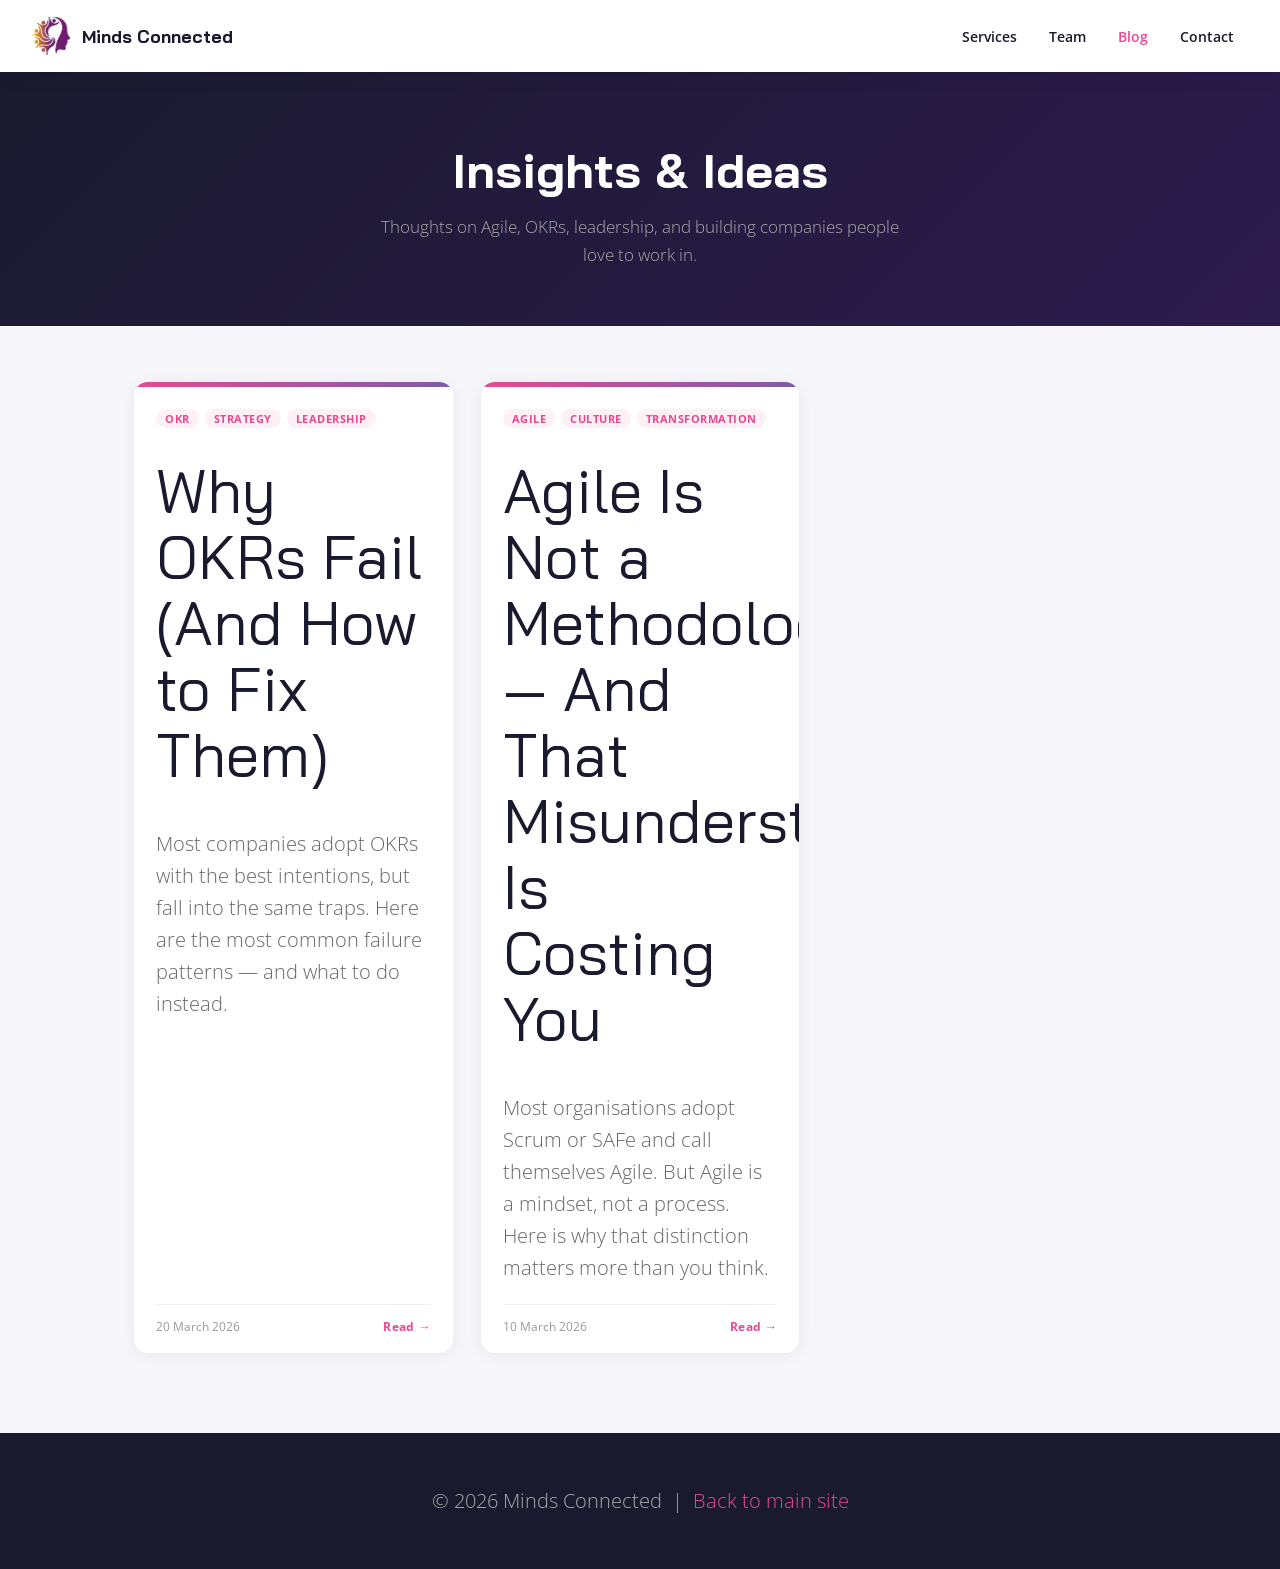
<file: blog/index.html>
<!DOCTYPE html>
<html lang="en" style="font-size: 16px; scroll-behavior: smooth;">
<head>
  <meta charset="utf-8">
  <meta name="viewport" content="width=device-width, initial-scale=1.0">
  <title>Blog | Minds Connected</title>
  <meta name="description" content="Insights on Agile, OKRs, leadership, and business transformation from the Minds Connected team.">
  <link rel="stylesheet" href="../css/nicepage.css">
  <link rel="stylesheet" href="../css/mc-header.css">
  <link rel="icon" type="image/png" href="../images/default-logo.png">
  <link id="u-theme-google-font" rel="stylesheet"
    href="https://fonts.googleapis.com/css?family=Open+Sans:300,400,500,600,700|Bai+Jamjuree:400,500,600,700">
  <style>
    html, body { overflow-x: hidden; max-width: 100%; margin: 0; padding: 0; }
    body { background: #f7f7fb; font-family: 'Open Sans', sans-serif; padding-top: 72px; }

    /* Hero */
    .mc-blog-hero {
      background: linear-gradient(135deg, #1a1a2e 0%, #2d1b4e 100%);
      padding: 72px 24px 56px;
      text-align: center;
    }
    .mc-blog-hero h1 {
      font-family: 'Bai Jamjuree', sans-serif;
      font-size: clamp(2rem, 5vw, 3rem);
      font-weight: 700; color: #fff; margin: 0 0 16px;
    }
    .mc-blog-hero p {
      font-size: 1.05rem; color: #aaa; max-width: 540px;
      margin: 0 auto; line-height: 1.7;
    }

    /* Grid */
    .mc-blog-grid {
      max-width: 1060px; margin: 0 auto;
      padding: 56px 24px 80px;
      display: grid;
      grid-template-columns: repeat(auto-fill, minmax(300px, 1fr));
      gap: 28px;
    }

    /* Card */
    .mc-card {
      background: #fff; border-radius: 14px;
      box-shadow: 0 2px 16px rgba(0,0,0,0.07);
      overflow: hidden; display: flex; flex-direction: column;
      transition: transform 0.3s cubic-bezier(0.22,1,0.36,1),
                  box-shadow 0.3s cubic-bezier(0.22,1,0.36,1);
      text-decoration: none; color: inherit;
    }
    .mc-card:hover {
      transform: translateY(-6px);
      box-shadow: 0 12px 40px rgba(0,0,0,0.12);
    }
    .mc-card-accent {
      height: 5px;
      background: linear-gradient(90deg, #e84a90, #7b5ea7);
    }
    .mc-card-body { padding: 22px 22px 18px; flex: 1; display: flex; flex-direction: column; }
    .mc-card-tags { display: flex; gap: 6px; flex-wrap: wrap; margin-bottom: 10px; }
    .mc-card-tag {
      font-size: 0.68rem; font-weight: 700; text-transform: uppercase;
      letter-spacing: 0.5px; color: #e84a90;
      background: rgba(232,74,144,0.08);
      padding: 2px 9px; border-radius: 20px;
    }
    .mc-card-title {
      font-family: 'Bai Jamjuree', sans-serif;
      font-size: 1.05rem; font-weight: 700;
      color: #1a1a2e; margin: 0 0 10px; line-height: 1.4;
    }
    .mc-card-excerpt {
      font-size: 0.845rem; color: #666;
      line-height: 1.7; flex: 1; margin: 0 0 16px;
    }
    .mc-card-footer {
      display: flex; align-items: center; justify-content: space-between;
      border-top: 1px solid #f0f0f0; padding-top: 13px;
      font-size: 0.78rem; color: #999;
    }
    .mc-card-read {
      font-size: 0.78rem; font-weight: 700; color: #e84a90;
      letter-spacing: 0.3px;
    }

    /* Empty state */
    .mc-empty {
      text-align: center; padding: 80px 24px; color: #999;
      font-size: 1rem;
    }

    /* Footer */
    .mc-footer {
      background: #1a1a2e; color: #aaa;
      text-align: center; padding: 32px 24px;
      font-size: 0.8rem;
    }
    .mc-footer a { color: #e84a90; text-decoration: none; }

    @media (max-width: 600px) {
      .mc-header { padding: 0 16px; }
      .mc-header nav a { padding: 8px 10px; font-size: 0.8rem; }
    }
  </style>
</head>
<body>

  <header class="mc-header">
    <a href="/" class="mc-logo">
      <img src="../images/default-logo.png" alt="Minds Connected logo">
      <span>Minds Connected</span>
    </a>
    <nav class="mc-nav" id="mc-nav">
      <a href="/#services">Services</a>
      <a href="/#team">Team</a>
      <a href="/blog/" class="active">Blog</a>
      <a href="/#contact">Contact</a>
    </nav>
    <button class="mc-hamburger" id="mc-hamburger" aria-label="Open menu">
      <span></span><span></span><span></span>
    </button>
  </header>

  <div class="mc-blog-hero">
    <h1>Insights &amp; Ideas</h1>
    <p>Thoughts on Agile, OKRs, leadership, and building companies people love to work in.</p>
  </div>

  <div class="mc-blog-grid" id="posts-grid">
    <p class="mc-empty">Loading posts…</p>
  </div>

  <footer class="mc-footer">
    <p>&copy; 2026 Minds Connected &nbsp;|&nbsp; <a href="/">Back to main site</a></p>
  </footer>

  <script>
    (function () {
      var grid = document.getElementById('posts-grid');

      fetch('posts.json')
        .then(function (r) { return r.json(); })
        .then(function (posts) {
          if (!posts.length) {
            grid.innerHTML = '<p class="mc-empty">No posts yet — check back soon.</p>';
            return;
          }
          grid.innerHTML = posts.map(function (p) {
            var date = new Date(p.date).toLocaleDateString('en-GB', {
              day: 'numeric', month: 'long', year: 'numeric'
            });
            var tags = (p.tags || []).map(function (t) {
              return '<span class="mc-card-tag">' + t + '</span>';
            }).join('');
            return '<a class="mc-card" href="post.html?slug=' + encodeURIComponent(p.slug) + '">'
              + '<div class="mc-card-accent"></div>'
              + '<div class="mc-card-body">'
              + (tags ? '<div class="mc-card-tags">' + tags + '</div>' : '')
              + '<h2 class="mc-card-title">' + p.title + '</h2>'
              + '<p class="mc-card-excerpt">' + p.excerpt + '</p>'
              + '<div class="mc-card-footer">'
              + '<span>' + date + '</span>'
              + '<span class="mc-card-read">Read &rarr;</span>'
              + '</div>'
              + '</div>'
              + '</a>';
          }).join('');
        })
        .catch(function () {
          grid.innerHTML = '<p class="mc-empty">Could not load posts. Please try again later.</p>';
        });
    })();
  </script>

  <script>
    (function() {
      var ham = document.getElementById('mc-hamburger');
      var nav = document.getElementById('mc-nav');
      if (ham && nav) {
        ham.addEventListener('click', function() {
          ham.classList.toggle('open');
          nav.classList.toggle('open');
        });
        nav.querySelectorAll('a').forEach(function(a) {
          a.addEventListener('click', function() {
            ham.classList.remove('open');
            nav.classList.remove('open');
          });
        });
      }
    })();
  </script>

</body>
</html>
</file>
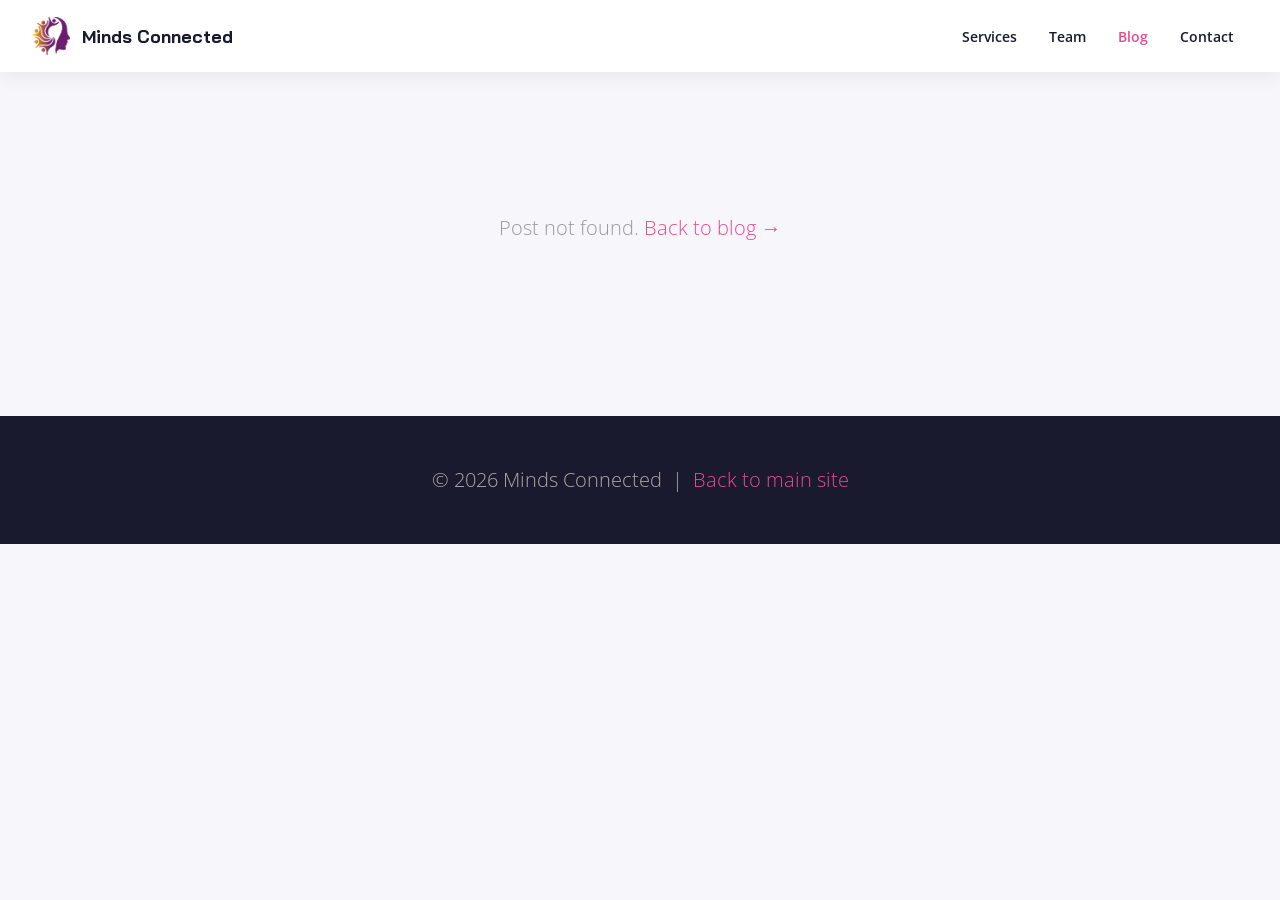
<file: blog/post.html>
<!DOCTYPE html>
<html lang="en" style="font-size: 16px; scroll-behavior: smooth;">
<head>
  <meta charset="utf-8">
  <meta name="viewport" content="width=device-width, initial-scale=1.0">
  <title>Blog | Minds Connected</title>
  <link rel="stylesheet" href="../css/nicepage.css">
  <link rel="stylesheet" href="../css/mc-header.css">
  <link rel="icon" type="image/png" href="../images/default-logo.png">
  <link id="u-theme-google-font" rel="stylesheet"
    href="https://fonts.googleapis.com/css?family=Open+Sans:300,400,500,600,700|Bai+Jamjuree:400,500,600,700">
  <style>
    html, body { overflow-x: hidden; max-width: 100%; margin: 0; padding: 0; }
    body { background: #f7f7fb; font-family: 'Open Sans', sans-serif; padding-top: 72px; }

    /* Article layout */
    .mc-article-wrap {
      max-width: 680px; margin: 0 auto; padding: 40px 24px 72px;
    }

    /* Back link */
    .mc-back {
      display: inline-flex; align-items: center; gap: 6px;
      font-size: 0.8rem; font-weight: 600; color: #e84a90;
      text-decoration: none; margin-bottom: 28px;
      transition: gap 0.2s;
    }
    .mc-back:hover { gap: 10px; }

    /* Tags */
    .mc-tags { display: flex; gap: 6px; flex-wrap: wrap; margin-bottom: 14px; }
    .mc-tag {
      font-size: 0.68rem; font-weight: 700; text-transform: uppercase;
      letter-spacing: 0.5px; color: #e84a90;
      background: rgba(232,74,144,0.08);
      padding: 3px 9px; border-radius: 20px;
    }

    /* Title */
    .mc-article-title {
      font-family: 'Bai Jamjuree', sans-serif;
      font-size: clamp(1.25rem, 2.4vw, 1.6rem);
      font-weight: 700; color: #1a1a2e;
      margin: 0 0 12px; line-height: 1.3;
    }

    /* Meta */
    .mc-meta {
      font-size: 0.8rem; color: #aaa;
      margin-bottom: 24px; display: flex; gap: 14px; flex-wrap: wrap;
    }

    /* Divider */
    .mc-rule {
      height: 3px; border: none; margin: 0 0 32px;
      background: linear-gradient(90deg, #e84a90, #7b5ea7, transparent);
      border-radius: 2px;
    }

    /* Content typography */
    .mc-content { color: #444; line-height: 1.8; font-size: 0.97rem; }
    .mc-content h2 {
      font-family: 'Bai Jamjuree', sans-serif;
      font-size: 1.15rem; font-weight: 700;
      color: #1a1a2e; margin: 2em 0 0.6em;
    }
    .mc-content p { margin: 0 0 1.3em; }
    .mc-content ul, .mc-content ol {
      margin: 0 0 1.3em; padding-left: 1.4em;
    }
    .mc-content li { margin-bottom: 0.35em; }
    .mc-content a { color: #e84a90; text-decoration: underline; }
    .mc-content a:hover { color: #c0356e; }
    .mc-content strong { color: #1a1a2e; }
    .mc-content em { font-style: italic; }
    .mc-content blockquote {
      border-left: 3px solid #e84a90;
      margin: 1.4em 0; padding: 10px 18px;
      background: rgba(232,74,144,0.04);
      border-radius: 0 8px 8px 0;
      font-style: italic; color: #666;
    }

    /* CTA */
    .mc-post-cta {
      margin-top: 48px; padding: 32px;
      background: linear-gradient(135deg, #1a1a2e 0%, #2d1b4e 100%);
      border-radius: 14px; text-align: center;
    }
    .mc-post-cta p {
      font-size: 0.95rem; color: #bbb; margin: 0 0 18px; line-height: 1.6;
    }
    .mc-post-cta a {
      display: inline-block;
      background: linear-gradient(135deg, #e84a90, #c0356e);
      color: #fff; text-decoration: none;
      font-family: 'Bai Jamjuree', sans-serif;
      font-size: 0.875rem; font-weight: 700;
      padding: 12px 30px; border-radius: 50px;
      transition: transform 0.2s;
    }
    .mc-post-cta a:hover { transform: scale(1.04); }

    /* Footer */
    .mc-footer {
      background: #1a1a2e; color: #aaa;
      text-align: center; padding: 28px 24px;
      font-size: 0.78rem;
    }
    .mc-footer a { color: #e84a90; text-decoration: none; }

    /* Loading / error */
    .mc-state {
      text-align: center; padding: 80px 24px;
      color: #999; font-size: 0.95rem;
    }

    @media (max-width: 600px) {
      .mc-article-wrap { padding: 28px 18px 56px; }
      .mc-post-cta { padding: 28px 20px; }
    }
  </style>
</head>
<body>

  <header class="mc-header">
    <a href="/" class="mc-logo">
      <img src="../images/default-logo.png" alt="Minds Connected logo">
      <span>Minds Connected</span>
    </a>
    <nav class="mc-nav" id="mc-nav">
      <a href="/#services">Services</a>
      <a href="/#team">Team</a>
      <a href="/blog/" class="active">Blog</a>
      <a href="/#contact">Contact</a>
    </nav>
    <button class="mc-hamburger" id="mc-hamburger" aria-label="Open menu">
      <span></span><span></span><span></span>
    </button>
  </header>

  <div class="mc-article-wrap" id="article">
    <p class="mc-state">Loading…</p>
  </div>

  <footer class="mc-footer">
    <p>&copy; 2026 Minds Connected &nbsp;|&nbsp; <a href="/">Back to main site</a></p>
  </footer>

  <script>
    (function () {
      var wrap = document.getElementById('article');
      var params = new URLSearchParams(window.location.search);
      var slug = params.get('slug');

      if (!slug) {
        wrap.innerHTML = '<p class="mc-state">Post not found. <a href="/blog/" style="color:#e84a90">Back to blog &rarr;</a></p>';
        return;
      }

      fetch('posts.json')
        .then(function (r) { return r.json(); })
        .then(function (posts) {
          var post = posts.find(function (p) { return p.slug === slug; });
          if (!post) {
            wrap.innerHTML = '<p class="mc-state">Post not found. <a href="/blog/" style="color:#e84a90">Back to blog &rarr;</a></p>';
            return;
          }

          // Update page title & meta
          document.title = post.title + ' | Minds Connected';
          var metaDesc = document.createElement('meta');
          metaDesc.name = 'description';
          metaDesc.content = post.excerpt;
          document.head.appendChild(metaDesc);

          var date = new Date(post.date).toLocaleDateString('en-GB', {
            day: 'numeric', month: 'long', year: 'numeric'
          });
          var tags = (post.tags || []).map(function (t) {
            return '<span class="mc-tag">' + t + '</span>';
          }).join('');

          wrap.innerHTML =
            '<a class="mc-back" href="/blog/">&larr; All posts</a>'
            + (tags ? '<div class="mc-tags">' + tags + '</div>' : '')
            + '<h1 class="mc-article-title">' + post.title + '</h1>'
            + '<div class="mc-meta">'
            + '<span>' + date + '</span>'
            + (post.author ? '<span>by ' + post.author + '</span>' : '')
            + '</div>'
            + '<hr class="mc-rule">'
            + '<div class="mc-content">' + post.content + '</div>'
            + '<div class="mc-post-cta">'
            + '<p>Want to apply these ideas in your organisation? We\'d love to help.</p>'
            + '<a href="/#contact">Get in Touch</a>'
            + '</div>';
        })
        .catch(function () {
          wrap.innerHTML = '<p class="mc-state">Could not load post. <a href="/blog/" style="color:#e84a90">Back to blog &rarr;</a></p>';
        });
    })();
  </script>

  <script>
    (function() {
      var ham = document.getElementById('mc-hamburger');
      var nav = document.getElementById('mc-nav');
      if (ham && nav) {
        ham.addEventListener('click', function() {
          ham.classList.toggle('open');
          nav.classList.toggle('open');
        });
        nav.querySelectorAll('a').forEach(function(a) {
          a.addEventListener('click', function() {
            ham.classList.remove('open');
            nav.classList.remove('open');
          });
        });
      }
    })();
  </script>

</body>
</html>
</file>
